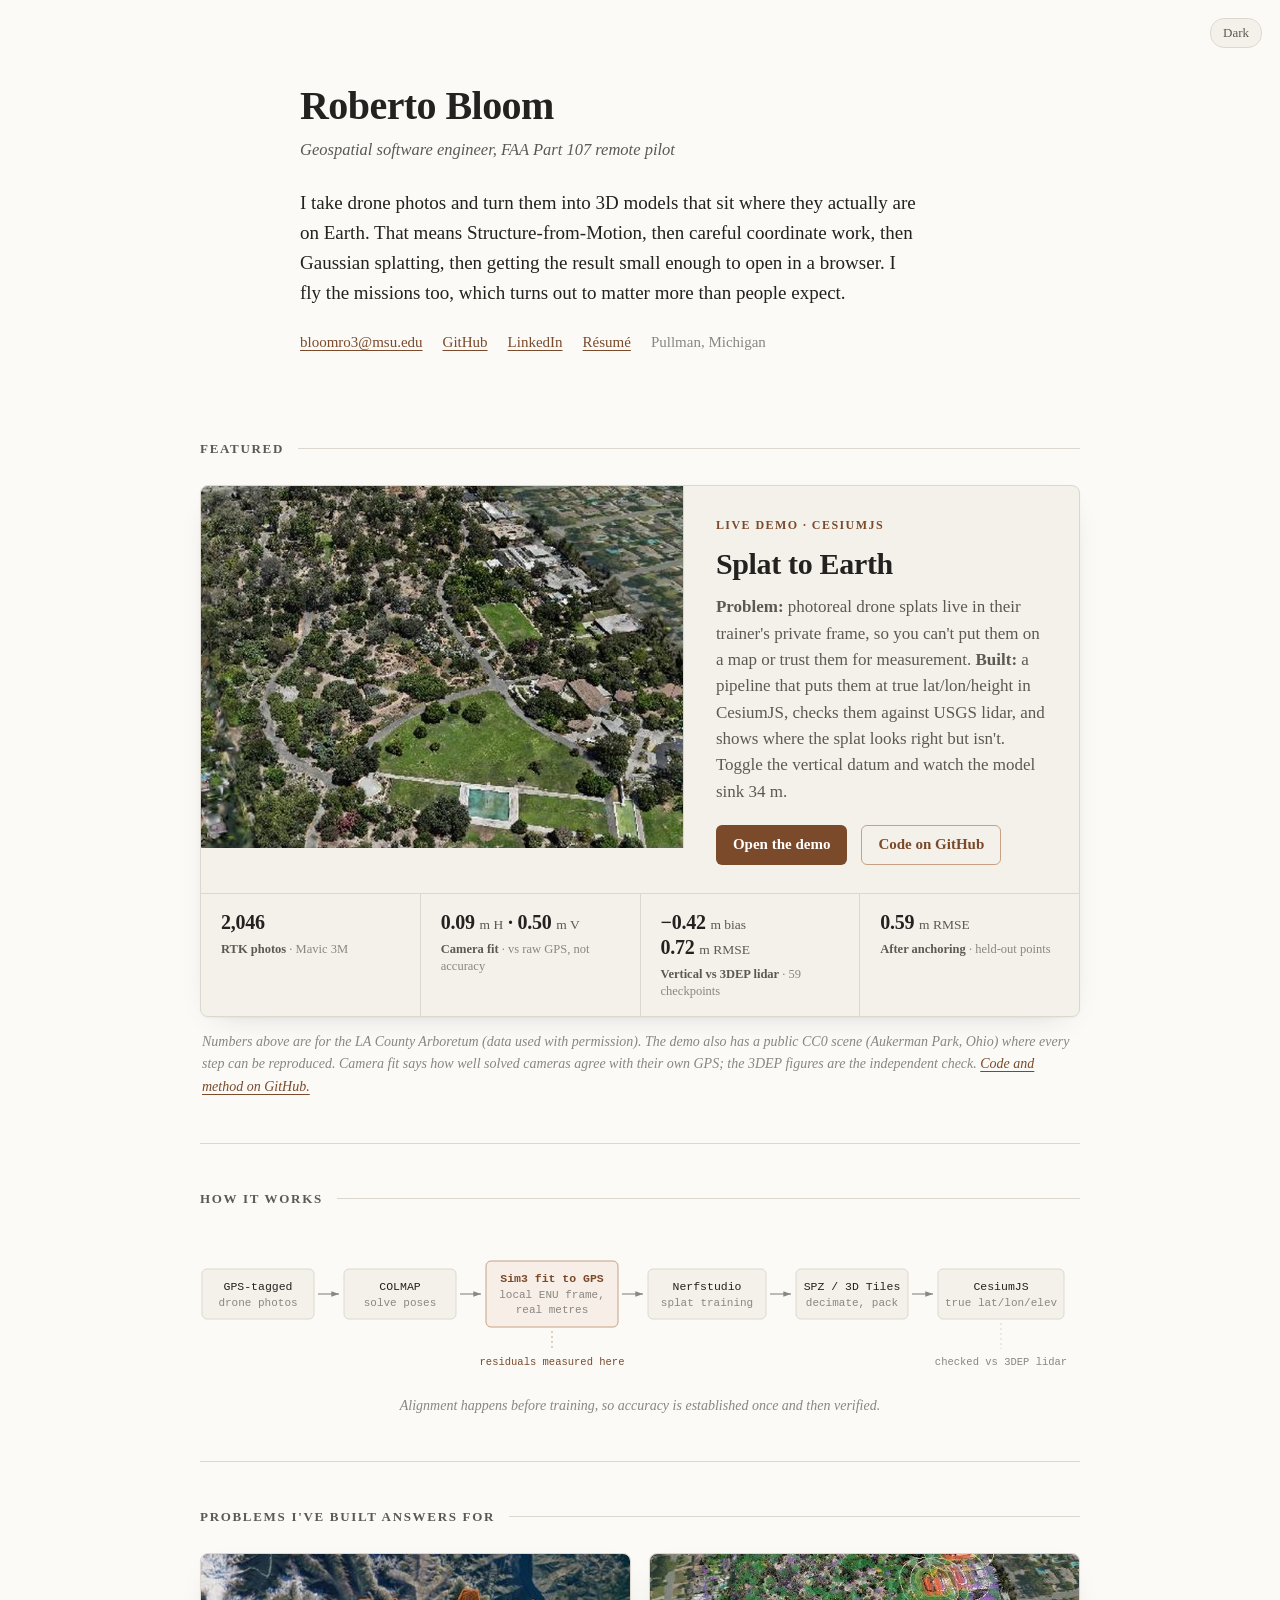
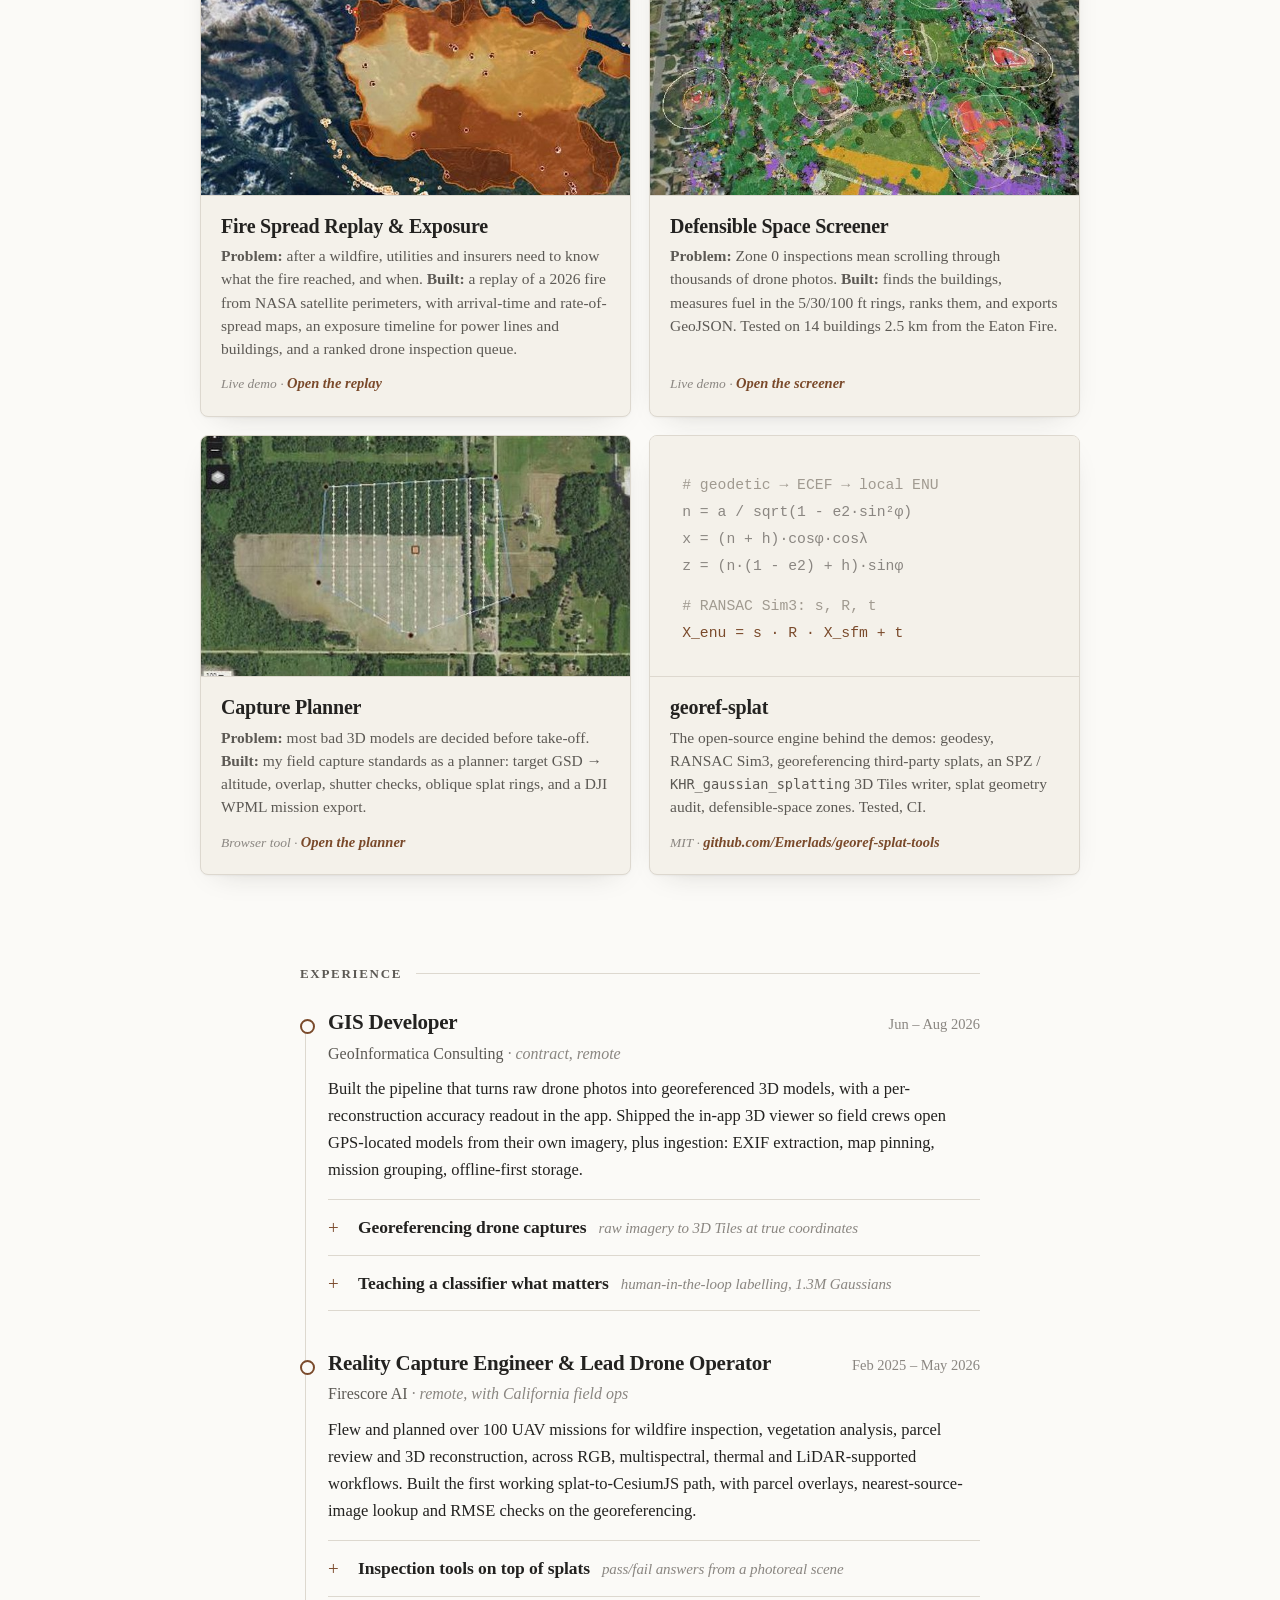
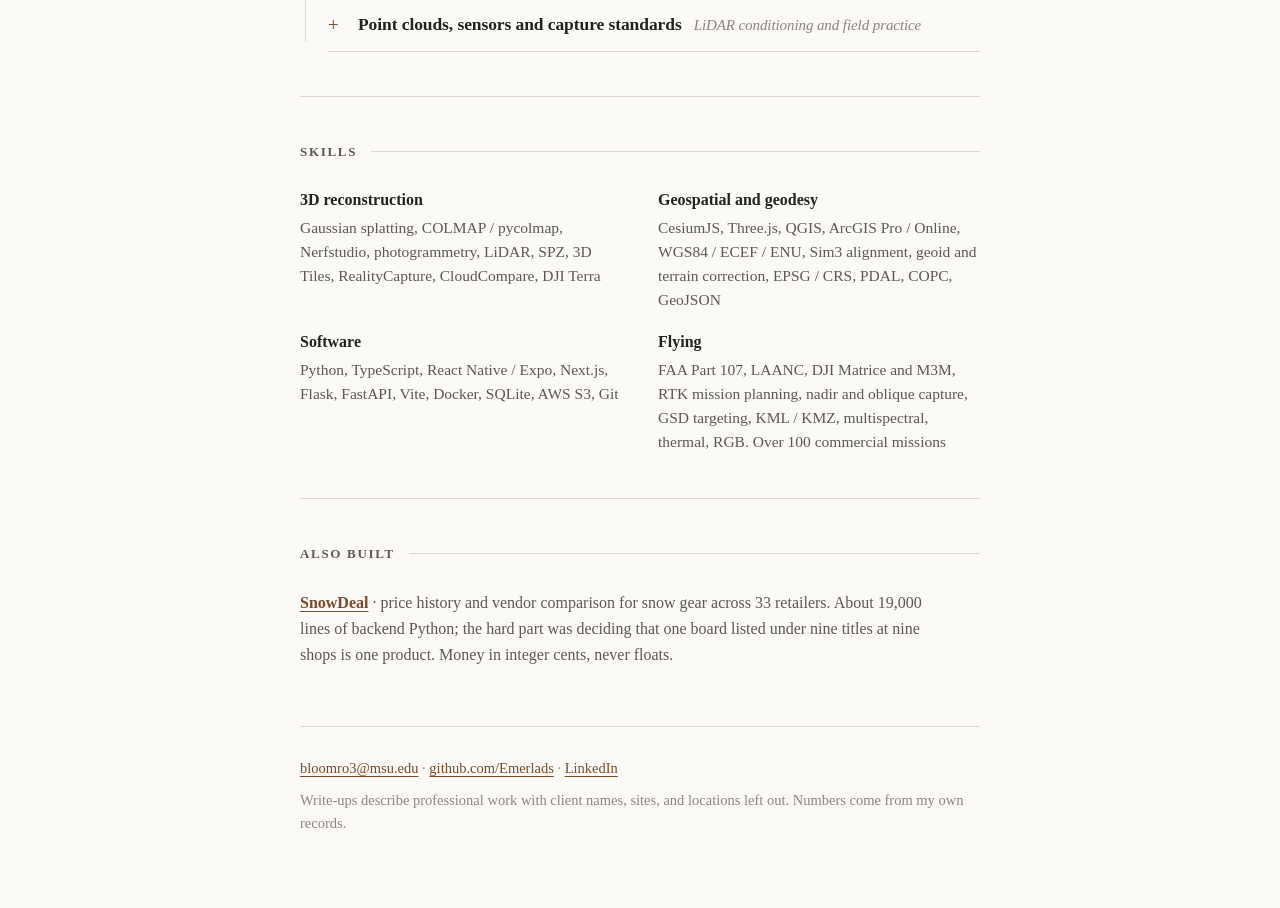
<file: index.html>
<!DOCTYPE html>
<html lang="en">
<head>
<meta charset="utf-8">
<meta name="viewport" content="width=device-width, initial-scale=1">
<title>Roberto Bloom</title>
<meta name="description" content="Geospatial software engineer. Drone imagery to georeferenced 3D. COLMAP, Gaussian splatting, 3D Tiles, CesiumJS. FAA Part 107.">
<style>
:root{
  --paper:#fbfaf7; --ink:#232220; --soft:#5c5954; --faint:#8a8681;
  --rule:#ddd8cf; --rule-hi:#c8a184; --accent:#7a4a2b; --accent-ink:#fff;
  --box:#f4f1ea; --box-hi:#f6eee7; --code:#3a3833; --cmt:#a09a90;
  --diag-fill:#f4f1ea; --diag-line:#ddd8cf; --diag-hi-fill:#f6eee7; --diag-hi-line:#c8a184;
  --shadow:0 1px 2px rgba(35,34,32,.04),0 10px 30px -18px rgba(35,34,32,.25);
  --serif:"Iowan Old Style","Palatino Linotype",Palatino,Georgia,"Times New Roman",serif;
  --mono:"SF Mono",Menlo,Consolas,"DejaVu Sans Mono",monospace;
}
html[data-theme="dark"]{
  --paper:#16161a; --ink:#e6e2da; --soft:#a9a49b; --faint:#847f76;
  --rule:#2f2f35; --rule-hi:#8a5c39; --accent:#d99b6c; --accent-ink:#16161a;
  --box:#1e1e23; --box-hi:#2a2119; --code:#cfcabf; --cmt:#6f6a62;
  --diag-fill:#1e1e23; --diag-line:#33333a; --diag-hi-fill:#2a2119; --diag-hi-line:#8a5c39;
  --shadow:0 1px 2px rgba(0,0,0,.3),0 14px 34px -18px rgba(0,0,0,.7);
}
@media (prefers-color-scheme: dark){
  html:not([data-theme="light"]){
    --paper:#16161a; --ink:#e6e2da; --soft:#a9a49b; --faint:#847f76;
    --rule:#2f2f35; --rule-hi:#8a5c39; --accent:#d99b6c; --accent-ink:#16161a;
    --box:#1e1e23; --box-hi:#2a2119; --code:#cfcabf; --cmt:#6f6a62;
    --diag-fill:#1e1e23; --diag-line:#33333a; --diag-hi-fill:#2a2119; --diag-hi-line:#8a5c39;
    --shadow:0 1px 2px rgba(0,0,0,.3),0 14px 34px -18px rgba(0,0,0,.7);
  }
}
html{color-scheme:light dark;scroll-behavior:smooth}
*{box-sizing:border-box;margin:0;padding:0}
body{background:var(--paper);color:var(--ink);font:17px/1.62 var(--serif);
  -webkit-font-smoothing:antialiased;padding:0 22px;overflow-x:hidden}
img,svg{max-width:100%}
a{color:var(--accent);text-decoration-thickness:1px;text-underline-offset:3px}
a:hover{color:var(--ink)}
:focus-visible{outline:2px solid var(--accent);outline-offset:3px;border-radius:2px}
::selection{background:var(--box-hi);color:var(--ink)}

.w{max-width:680px;margin:0 auto}
.wide{max-width:880px;margin:0 auto}

/* header */
header{padding:84px 0 40px}
h1{font-size:40px;font-weight:600;letter-spacing:-.014em;line-height:1.08;margin-bottom:10px}
.role{font-size:16.5px;color:var(--soft);font-style:italic;margin-bottom:24px}
.intro{font-size:19px;line-height:1.58;margin-bottom:22px;max-width:620px}
.links{font-size:15px;color:var(--faint);display:flex;flex-wrap:wrap;gap:6px 20px;align-items:baseline}
.links a{white-space:nowrap}
.links span{white-space:nowrap}

/* sections */
section{padding:44px 0}
section + section{border-top:1px solid var(--rule)}
h2{font-size:13px;font-weight:600;letter-spacing:.13em;text-transform:uppercase;
  color:var(--soft);margin:0 0 26px;display:flex;align-items:center;gap:14px}
h2::after{content:"";flex:1;height:1px;background:var(--rule)}
h3{font-size:24px;font-weight:600;letter-spacing:-.011em;line-height:1.22;margin-bottom:5px}
.kicker{font-size:15px;color:var(--faint);font-style:italic;margin-bottom:16px}
p{margin-bottom:15px}
code{font-family:var(--mono);font-size:.88em}

/* cards */
.card{display:block;background:var(--box);border:1px solid var(--rule);border-radius:8px;
  color:inherit;text-decoration:none;box-shadow:var(--shadow);
  transition:border-color .18s ease,transform .18s ease,box-shadow .18s ease}
.card:hover{border-color:var(--rule-hi);transform:translateY(-2px);color:inherit}
.card:focus-visible{outline-offset:4px}

.thumb{position:relative;overflow:hidden;background:var(--diag-fill);border-bottom:1px solid var(--rule);display:block}
a.thumb:focus-visible{outline-offset:-3px}
a.plain{color:inherit;text-decoration:none}
a.plain:hover{color:var(--accent)}
.thumb svg{position:absolute;inset:0;width:100%;height:100%}
.thumb img{position:absolute;inset:0;width:100%;height:100%;object-fit:cover;display:block}
.thumb img[hidden]{display:none}

/* featured */
.feat{display:grid;grid-template-columns:minmax(0,11fr) minmax(0,9fr);overflow:hidden}
.feat .thumb{aspect-ratio:4/3;border-bottom:0;border-right:1px solid var(--rule)}
.feat .body{padding:30px 32px 28px;display:flex;flex-direction:column;gap:0}
.tag{font-size:12px;letter-spacing:.12em;text-transform:uppercase;color:var(--accent);font-weight:600;margin-bottom:10px}
.feat h3{font-size:30px;margin-bottom:12px}
.hook{font-size:17px;color:var(--soft);margin-bottom:0;line-height:1.55}
.feat .body .hook{flex:1}
.stats{display:grid;grid-template-columns:repeat(4,minmax(0,1fr));gap:1px;background:var(--rule);
  border-top:1px solid var(--rule);grid-column:1/-1}
.stat{background:var(--box);padding:16px 20px 15px;display:flex;flex-direction:column}
.stat .n{order:-1;font-size:20px;font-weight:600;letter-spacing:-.012em;line-height:1.25;margin-bottom:6px;font-variant-numeric:tabular-nums}
.stat .n small{font-size:13.5px;font-weight:400;color:var(--soft);letter-spacing:0}
.stat .l{font-size:12.5px;line-height:1.4;color:var(--faint)}
.stat .l b{color:var(--soft);font-weight:600}
.feat .cta{margin-top:20px;display:flex;flex-wrap:wrap;gap:10px 14px;align-items:center}
.btn{display:inline-block;background:var(--accent);color:var(--accent-ink);text-decoration:none;
  padding:9px 16px;border-radius:6px;font-size:15px;font-weight:600;line-height:1.3;border:1px solid transparent;
  transition:background-color .15s ease,color .15s ease}
.btn:hover{background:var(--ink);color:var(--paper)}
.btn.ghost{background:transparent;color:var(--accent);border-color:var(--rule-hi)}
.btn.ghost:hover{background:var(--box-hi);color:var(--ink)}
.feat-note{font-size:14px;color:var(--faint);font-style:italic;margin:14px 2px 0}

/* pipeline diagram */
figure{margin:0}
figure svg{display:block;width:100%;height:auto}
.pipe-v{display:none}
figcaption{font-size:14px;color:var(--faint);font-style:italic;margin-top:10px;text-align:center}

/* tools row */
.row{display:grid;grid-template-columns:repeat(2,minmax(0,1fr));gap:18px}
.row .card{overflow:hidden;display:flex;flex-direction:column}
.row .thumb{aspect-ratio:16/9}
.row .body{padding:18px 20px 20px;flex:1;display:flex;flex-direction:column}
.row h3{font-size:20px;margin-bottom:6px}
.row .body p{font-size:15.5px;color:var(--soft);margin-bottom:12px;line-height:1.5;flex:1}
.row .meta{font-size:13.5px;color:var(--faint);font-style:italic}
.card .go{color:var(--accent);font-size:14.5px;font-weight:600}
.card:hover .go{color:var(--ink)}

/* experience timeline */
.tl{list-style:none;position:relative;padding-left:28px}
.tl::before{content:"";position:absolute;left:5px;top:10px;bottom:10px;width:1px;background:var(--rule)}
.job{position:relative;padding-bottom:40px}
.job:last-child{padding-bottom:0}
.job::before{content:"";position:absolute;left:-28px;top:9px;width:11px;height:11px;border-radius:50%;
  background:var(--paper);border:2px solid var(--accent)}
.job .top{display:flex;flex-wrap:wrap;justify-content:space-between;align-items:baseline;gap:4px 16px;margin-bottom:4px}
.job h3{font-size:21px;margin:0}
.job .org{font-size:16px;color:var(--soft);margin-bottom:4px}
.job .org i{color:var(--faint)}
.job time{font-size:14.5px;color:var(--faint);font-variant-numeric:tabular-nums;white-space:nowrap}
.job .sum{font-size:16.5px;margin:10px 0 16px;max-width:640px}

details{border-top:1px solid var(--rule)}
details:last-of-type{border-bottom:1px solid var(--rule)}
summary{cursor:pointer;list-style:none;padding:13px 0;display:flex;flex-wrap:wrap;align-items:baseline;gap:4px 12px;font-size:17.5px;font-weight:600;letter-spacing:-.005em}
summary::-webkit-details-marker{display:none}
summary::before{content:"+";flex:0 0 auto;width:18px;color:var(--accent);font-weight:400;font-size:19px;line-height:1;position:relative;top:1px}
details[open] summary::before{content:"\2013"}
summary:hover{color:var(--accent)}
summary .sub{font-weight:400;color:var(--faint);font-size:15px;font-style:italic}
details .inner{padding:4px 0 22px 30px;max-width:640px}
details .inner p{font-size:16.5px}
details .inner p:last-child{margin-bottom:0}

.aside{background:var(--box);border-left:2px solid var(--rule-hi);border-radius:0 4px 4px 0;padding:14px 18px;margin:18px 0;font-size:15.5px}
.aside p:last-child{margin-bottom:0}
.aside .lbl{font-size:12px;letter-spacing:.09em;text-transform:uppercase;color:var(--faint);margin-bottom:6px;font-weight:600}
.tools{font-size:14.5px;color:var(--faint);font-style:italic;margin-top:14px}

pre{background:var(--box);border-left:2px solid var(--rule);padding:14px 17px;overflow-x:auto;margin:16px 0;border-radius:0 4px 4px 0}
pre code{font:12.5px/1.62 var(--mono);color:var(--code);white-space:pre;display:block}
.cmt{color:var(--cmt)}

/* skills */
.skills{display:grid;grid-template-columns:repeat(2,minmax(0,1fr));gap:18px 36px}
.skills div{font-size:15.5px;color:var(--soft);line-height:1.55}
.skills b{display:block;color:var(--ink);font-weight:600;font-size:16px;margin-bottom:3px}

.also{font-size:16px;color:var(--soft);max-width:640px}
.also b{color:var(--ink);font-weight:600}

/* theme toggle */
#theme{position:fixed;top:18px;right:18px;z-index:5;background:var(--box);color:var(--soft);
  border:1px solid var(--rule);border-radius:14px;padding:5px 12px;cursor:pointer;
  font:13px var(--serif);line-height:1.4}
#theme:hover{color:var(--ink);border-color:var(--rule-hi)}
@media print{#theme{display:none}}

footer{padding:30px 0 64px;font-size:14.5px;color:var(--faint);border-top:1px solid var(--rule)}
footer p{margin-bottom:8px}

@media(prefers-reduced-motion:reduce){
  html{scroll-behavior:auto}
  .card,.btn{transition:none}
  .card:hover{transform:none}
}

@media(max-width:820px){
  .feat{grid-template-columns:1fr}
  .feat .thumb{aspect-ratio:16/9;border-right:0;border-bottom:1px solid var(--rule)}
  .stats{grid-template-columns:repeat(2,minmax(0,1fr))}
}
@media(max-width:620px){
  #theme{top:10px;right:10px}
  body{font-size:16.5px;padding:0 16px}
  header{padding:64px 0 32px}
  h1{font-size:32px}
  .intro{font-size:17.5px}
  section{padding:36px 0}
  .feat .body{padding:22px 20px 22px}
  .feat h3{font-size:26px}
  .stat{padding:13px 14px 12px}
  .stat .n{font-size:19px}
  .row{grid-template-columns:1fr}
  .pipe-h{display:none}
  .pipe-v{display:block;max-width:300px;margin:0 auto}
  .skills{grid-template-columns:1fr}
  .tl{padding-left:22px}
  .job::before{left:-22px}
  details .inner{padding-left:0}
  summary .sub{flex-basis:100%;padding-left:30px}
  .job .top{flex-direction:column;align-items:flex-start;gap:2px}
}
</style>
</head>
<body>

<button id="theme" type="button" aria-label="Toggle dark mode">Dark</button>

<div class="w">
<header>
  <h1>Roberto Bloom</h1>
  <div class="role">Geospatial software engineer, FAA Part 107 remote pilot</div>
  <p class="intro">I take drone photos and turn them into 3D models that sit where they actually are on Earth. That means Structure-from-Motion, then careful coordinate work, then Gaussian splatting, then getting the result small enough to open in a browser. I fly the missions too, which turns out to matter more than people expect.</p>
  <div class="links">
    <a href="mailto:bloomro3@msu.edu">bloomro3@msu.edu</a>
    <a href="https://github.com/Emerlads/georef-splat-tools">GitHub</a>
    <a href="https://linkedin.com/in/roberto-bloom">LinkedIn</a>
    <a href="Roberto_Bloom_Resume.pdf">Résumé</a>
    <span>Pullman, Michigan</span>
  </div>
</header>
</div>

<main>

<div class="wide">
<section id="featured" aria-labelledby="h-featured">
  <h2 id="h-featured">Featured</h2>

  <article class="card feat">
    <a class="thumb" href="splat-to-earth/" aria-label="Open the Splat to Earth live demo">
      <svg viewBox="0 0 440 330" xmlns="http://www.w3.org/2000/svg" aria-hidden="true" preserveAspectRatio="xMidYMid slice">
        <defs>
          <radialGradient id="g1" cx="50%" cy="40%" r="70%">
            <stop offset="0" stop-color="var(--diag-hi-fill)"/><stop offset="1" stop-color="var(--diag-fill)"/>
          </radialGradient>
        </defs>
        <rect width="440" height="330" fill="url(#g1)"/>
        <g fill="none" stroke="var(--diag-line)" stroke-width="1">
          <path d="M-20 250 C 80 230, 140 270, 230 245 S 400 230, 470 250"/>
          <path d="M-20 275 C 90 255, 150 295, 240 268 S 410 258, 470 275"/>
          <path d="M-20 300 C 100 280, 160 318, 250 292 S 420 285, 470 300"/>
          <path d="M-20 225 C 70 205, 130 245, 220 222 S 390 205, 470 225"/>
          <path d="M-20 200 C 60 180, 120 220, 210 198 S 380 180, 470 200"/>
        </g>
        <g fill="none" stroke="var(--diag-hi-line)" stroke-width="1" stroke-dasharray="3 4">
          <ellipse cx="220" cy="140" rx="150" ry="28"/>
          <ellipse cx="220" cy="140" rx="90" ry="17"/>
        </g>
        <g fill="var(--accent)" opacity=".78">
          <circle cx="178" cy="120" r="3"/><circle cx="196" cy="108" r="2.6"/><circle cx="212" cy="114" r="3.2"/>
          <circle cx="231" cy="101" r="2.4"/><circle cx="248" cy="112" r="3"/><circle cx="262" cy="124" r="2.6"/>
          <circle cx="190" cy="132" r="2.4"/><circle cx="222" cy="130" r="3.4"/><circle cx="240" cy="136" r="2.6"/>
          <circle cx="206" cy="146" r="2.2"/><circle cx="256" cy="146" r="2.4"/><circle cx="170" cy="140" r="2"/>
          <circle cx="238" cy="92" r="2"/><circle cx="204" cy="96" r="2.2"/><circle cx="276" cy="138" r="2"/>
        </g>
        <g stroke="var(--faint)" stroke-width="1" fill="none">
          <line x1="220" y1="60" x2="220" y2="178"/>
          <path d="M215 172 L220 180 L225 172"/>
        </g>
        <g font-family="Menlo,Consolas,monospace" font-size="10" fill="var(--faint)">
          <text x="230" y="70">ellipsoid</text>
          <text x="230" y="190">orthometric −34 m</text>
          <text x="22" y="312">USGS 3DEP · 44 checkpoints</text>
        </g>
      </svg>
      <img src="splat-to-earth/preview.jpg" alt="Photoreal Gaussian splat of the LA County Arboretum placed on USGS imagery in CesiumJS" width="440" height="330" onerror="this.hidden=true">
    </a>

    <div class="body">
      <div class="tag">Live demo · CesiumJS</div>
      <h3><a class="plain" href="splat-to-earth/">Splat to Earth</a></h3>
      <p class="hook"><b>Problem:</b> photoreal drone splats live in their trainer's private frame, so you can't put them on a map or trust them for measurement. <b>Built:</b> a pipeline that puts them at true lat/lon/height in CesiumJS, checks them against USGS lidar, and shows where the splat looks right but isn't. Toggle the vertical datum and watch the model sink 34&nbsp;m.</p>
      <div class="cta">
        <a class="btn" href="splat-to-earth/">Open the demo</a>
        <a class="btn ghost" href="https://github.com/Emerlads/georef-splat-tools">Code on GitHub</a>
      </div>
    </div>

    <dl class="stats" aria-label="Key numbers for the LA County Arboretum scene">
      <div class="stat"><dt class="l"><b>RTK photos</b> · Mavic 3M</dt><dd class="n">2,046</dd></div>
      <div class="stat"><dt class="l"><b>Camera fit</b> · vs raw GPS, not accuracy</dt><dd class="n">0.09 <small>m H</small> · 0.50 <small>m V</small></dd></div>
      <div class="stat"><dt class="l"><b>Vertical vs 3DEP lidar</b> · 59 checkpoints</dt><dd class="n">−0.42 <small>m bias</small><br>0.72 <small>m RMSE</small></dd></div>
      <div class="stat"><dt class="l"><b>After anchoring</b> · held-out points</dt><dd class="n">0.59 <small>m RMSE</small></dd></div>
    </dl>
  </article>
  <p class="feat-note">Numbers above are for the LA County Arboretum (data used with permission). The demo also has a public CC0 scene (Aukerman Park, Ohio) where every step can be reproduced. Camera fit says how well solved cameras agree with their own GPS; the 3DEP figures are the independent check. <a href="https://github.com/Emerlads/georef-splat-tools">Code and method on GitHub.</a></p>
</section>

<section id="pipeline" aria-labelledby="h-pipeline">
  <h2 id="h-pipeline">How it works</h2>
  <figure>
    <svg class="pipe-h" viewBox="0 0 880 150" xmlns="http://www.w3.org/2000/svg" font-family="Menlo,Consolas,monospace" role="img" aria-labelledby="pipe-title">
      <title id="pipe-title">Pipeline: GPS-tagged drone photos, COLMAP solves poses, Sim3 fit to GPS in a local ENU frame in real metres, Nerfstudio splat training, SPZ 3D Tiles, CesiumJS at true latitude, longitude and elevation. Residuals are measured at the alignment step.</title>
      <defs><marker id="ar" markerWidth="8" markerHeight="8" refX="7" refY="2.6" orient="auto">
        <path d="M0,0 L7,2.6 L0,5.2 z" fill="var(--faint)"/></marker></defs>
      <g font-size="11">
        <rect x="2" y="34" width="112" height="50" rx="5" fill="var(--diag-fill)" stroke="var(--diag-line)"/>
        <text x="58" y="55" fill="var(--ink)" text-anchor="middle" font-size="11.5">GPS-tagged</text>
        <text x="58" y="71" fill="var(--faint)" text-anchor="middle">drone photos</text>

        <rect x="144" y="34" width="112" height="50" rx="5" fill="var(--diag-fill)" stroke="var(--diag-line)"/>
        <text x="200" y="55" fill="var(--ink)" text-anchor="middle" font-size="11.5">COLMAP</text>
        <text x="200" y="71" fill="var(--faint)" text-anchor="middle">solve poses</text>

        <rect x="286" y="26" width="132" height="66" rx="5" fill="var(--diag-hi-fill)" stroke="var(--diag-hi-line)"/>
        <text x="352" y="47" fill="var(--accent)" text-anchor="middle" font-size="11.5" font-weight="600">Sim3 fit to GPS</text>
        <text x="352" y="63" fill="var(--faint)" text-anchor="middle">local ENU frame,</text>
        <text x="352" y="78" fill="var(--faint)" text-anchor="middle">real metres</text>

        <rect x="448" y="34" width="118" height="50" rx="5" fill="var(--diag-fill)" stroke="var(--diag-line)"/>
        <text x="507" y="55" fill="var(--ink)" text-anchor="middle" font-size="11.5">Nerfstudio</text>
        <text x="507" y="71" fill="var(--faint)" text-anchor="middle">splat training</text>

        <rect x="596" y="34" width="112" height="50" rx="5" fill="var(--diag-fill)" stroke="var(--diag-line)"/>
        <text x="652" y="55" fill="var(--ink)" text-anchor="middle" font-size="11.5">SPZ / 3D Tiles</text>
        <text x="652" y="71" fill="var(--faint)" text-anchor="middle">decimate, pack</text>

        <rect x="738" y="34" width="126" height="50" rx="5" fill="var(--diag-fill)" stroke="var(--diag-line)"/>
        <text x="801" y="55" fill="var(--ink)" text-anchor="middle" font-size="11.5">CesiumJS</text>
        <text x="801" y="71" fill="var(--faint)" text-anchor="middle">true lat/lon/elev</text>

        <line x1="118" y1="59" x2="139" y2="59" stroke="var(--faint)" stroke-width="1.1" marker-end="url(#ar)"/>
        <line x1="260" y1="59" x2="281" y2="59" stroke="var(--faint)" stroke-width="1.1" marker-end="url(#ar)"/>
        <line x1="422" y1="59" x2="443" y2="59" stroke="var(--faint)" stroke-width="1.1" marker-end="url(#ar)"/>
        <line x1="570" y1="59" x2="591" y2="59" stroke="var(--faint)" stroke-width="1.1" marker-end="url(#ar)"/>
        <line x1="712" y1="59" x2="733" y2="59" stroke="var(--faint)" stroke-width="1.1" marker-end="url(#ar)"/>

        <line x1="352" y1="96" x2="352" y2="114" stroke="var(--diag-hi-line)" stroke-width="1" stroke-dasharray="2 3"/>
        <text x="352" y="130" fill="var(--accent)" text-anchor="middle" font-size="10.5">residuals measured here</text>
        <line x1="801" y1="88" x2="801" y2="114" stroke="var(--diag-line)" stroke-width="1" stroke-dasharray="2 3"/>
        <text x="801" y="130" fill="var(--faint)" text-anchor="middle" font-size="10.5">checked vs 3DEP lidar</text>
      </g>
    </svg>

    <svg class="pipe-v" viewBox="0 0 300 470" xmlns="http://www.w3.org/2000/svg" font-family="Menlo,Consolas,monospace" aria-hidden="true">
      <defs><marker id="arv" markerWidth="8" markerHeight="8" refX="2.6" refY="7" orient="auto">
        <path d="M0,0 L5.2,0 L2.6,7 z" fill="var(--faint)"/></marker></defs>
      <g font-size="12">
        <rect x="60" y="2" width="180" height="50" rx="5" fill="var(--diag-fill)" stroke="var(--diag-line)"/>
        <text x="150" y="23" fill="var(--ink)" text-anchor="middle" font-size="12.5">GPS-tagged</text>
        <text x="150" y="40" fill="var(--faint)" text-anchor="middle">drone photos</text>
        <line x1="150" y1="54" x2="150" y2="72" stroke="var(--faint)" stroke-width="1.1" marker-end="url(#arv)"/>

        <rect x="60" y="78" width="180" height="50" rx="5" fill="var(--diag-fill)" stroke="var(--diag-line)"/>
        <text x="150" y="99" fill="var(--ink)" text-anchor="middle" font-size="12.5">COLMAP</text>
        <text x="150" y="116" fill="var(--faint)" text-anchor="middle">solve poses</text>
        <line x1="150" y1="130" x2="150" y2="148" stroke="var(--faint)" stroke-width="1.1" marker-end="url(#arv)"/>

        <rect x="50" y="154" width="200" height="66" rx="5" fill="var(--diag-hi-fill)" stroke="var(--diag-hi-line)"/>
        <text x="150" y="176" fill="var(--accent)" text-anchor="middle" font-size="12.5" font-weight="600">Sim3 fit to GPS</text>
        <text x="150" y="193" fill="var(--faint)" text-anchor="middle">local ENU frame, real metres</text>
        <text x="150" y="209" fill="var(--accent)" text-anchor="middle" font-size="11">residuals measured here</text>
        <line x1="150" y1="222" x2="150" y2="240" stroke="var(--faint)" stroke-width="1.1" marker-end="url(#arv)"/>

        <rect x="60" y="246" width="180" height="50" rx="5" fill="var(--diag-fill)" stroke="var(--diag-line)"/>
        <text x="150" y="267" fill="var(--ink)" text-anchor="middle" font-size="12.5">Nerfstudio</text>
        <text x="150" y="284" fill="var(--faint)" text-anchor="middle">splat training</text>
        <line x1="150" y1="298" x2="150" y2="316" stroke="var(--faint)" stroke-width="1.1" marker-end="url(#arv)"/>

        <rect x="60" y="322" width="180" height="50" rx="5" fill="var(--diag-fill)" stroke="var(--diag-line)"/>
        <text x="150" y="343" fill="var(--ink)" text-anchor="middle" font-size="12.5">SPZ / 3D Tiles</text>
        <text x="150" y="360" fill="var(--faint)" text-anchor="middle">decimate, pack</text>
        <line x1="150" y1="374" x2="150" y2="392" stroke="var(--faint)" stroke-width="1.1" marker-end="url(#arv)"/>

        <rect x="60" y="398" width="180" height="66" rx="5" fill="var(--diag-fill)" stroke="var(--diag-line)"/>
        <text x="150" y="420" fill="var(--ink)" text-anchor="middle" font-size="12.5">CesiumJS</text>
        <text x="150" y="437" fill="var(--faint)" text-anchor="middle">true lat/lon/elev</text>
        <text x="150" y="453" fill="var(--faint)" text-anchor="middle" font-size="11">checked vs 3DEP lidar</text>
      </g>
    </svg>
    <figcaption>Alignment happens before training, so accuracy is established once and then verified.</figcaption>
  </figure>
</section>

<section id="tools" aria-labelledby="h-tools">
  <h2 id="h-tools">Problems I've built answers for</h2>
  <div class="row">
    <a class="card" href="fire-spread/">
      <div class="thumb">
        <svg viewBox="0 0 320 180" xmlns="http://www.w3.org/2000/svg" aria-hidden="true" preserveAspectRatio="xMidYMid slice">
          <rect width="320" height="180" fill="var(--diag-fill)"/>
          <g fill="none" stroke-width="1.3">
            <path d="M150 95 q10 -12 22 -4 q8 10 -4 18 q-14 6 -18 -14z" stroke="var(--accent)"/>
            <path d="M128 92 q16 -34 52 -24 q30 14 18 44 q-20 30 -54 18 q-24 -10 -16 -38z" stroke="var(--diag-hi-line)"/>
            <path d="M100 90 q20 -60 92 -48 q58 18 40 74 q-30 50 -96 32 q-50 -16 -36 -58z" stroke="var(--diag-line)" stroke-dasharray="3 4"/>
          </g>
          <g fill="var(--accent)"><circle cx="214" cy="70" r="2.4"/><circle cx="222" cy="82" r="2.4"/><circle cx="206" cy="128" r="2.4"/><circle cx="118" cy="122" r="2.4"/></g>
          <path d="M40 150 L280 30" stroke="var(--faint)" stroke-width="1.2"/>
          <g font-family="Menlo,Consolas,monospace" font-size="9.5" fill="var(--faint)"><text x="10" y="170">NASA FEDS · 104 snapshots · exposure</text></g>
        </svg>
        <img src="fire-spread/preview.jpg" alt="Screenshot of the Fire Spread Replay: fire perimeters over time and arrival-time colours over imagery" width="320" height="180" loading="lazy" onerror="this.hidden=true">
      </div>
      <div class="body">
        <h3>Fire Spread Replay &amp; Exposure</h3>
        <p><b>Problem:</b> after a wildfire, utilities and insurers need to know what the fire reached, and when. <b>Built:</b> a replay of a 2026 fire from NASA satellite perimeters, with arrival-time and rate-of-spread maps, an exposure timeline for power lines and buildings, and a ranked drone inspection queue.</p>
        <div class="meta">Live demo · <span class="go">Open the replay</span></div>
      </div>
    </a>

    <a class="card" href="defensible-space/">
      <div class="thumb">
        <svg viewBox="0 0 320 180" xmlns="http://www.w3.org/2000/svg" aria-hidden="true" preserveAspectRatio="xMidYMid slice">
          <rect width="320" height="180" fill="var(--diag-fill)"/>
          <g fill="none" stroke-width="1.2">
            <circle cx="160" cy="92" r="72" stroke="var(--diag-line)"/>
            <circle cx="160" cy="92" r="40" stroke="var(--diag-hi-line)" stroke-dasharray="3 4"/>
            <circle cx="160" cy="92" r="22" stroke="var(--accent)"/>
          </g>
          <rect x="146" y="82" width="28" height="20" fill="var(--accent)" opacity=".85"/>
          <g fill="var(--faint)" opacity=".55">
            <circle cx="218" cy="60" r="9"/><circle cx="232" cy="74" r="7"/><circle cx="96" cy="128" r="8"/><circle cx="110" cy="140" r="6"/>
          </g>
          <g font-family="Menlo,Consolas,monospace" font-size="9.5" fill="var(--faint)">
            <text x="10" y="170">Zone 0 · 1 · 2 = 5 / 30 / 100 ft</text>
          </g>
        </svg>
        <img src="defensible-space/preview.jpg" alt="Screenshot of the Defensible Space Screener: zone rings around a park shelter over a classified drone model" width="320" height="180" loading="lazy" onerror="this.hidden=true">
      </div>
      <div class="body">
        <h3>Defensible Space Screener</h3>
        <p><b>Problem:</b> Zone 0 inspections mean scrolling through thousands of drone photos. <b>Built:</b> finds the buildings, measures fuel in the 5/30/100 ft rings, ranks them, and exports GeoJSON. Tested on 14 buildings 2.5 km from the Eaton Fire.</p>
        <div class="meta">Live demo · <span class="go">Open the screener</span></div>
      </div>
    </a>

    <a class="card" href="capture-planner/">
      <div class="thumb">
        <svg viewBox="0 0 320 180" xmlns="http://www.w3.org/2000/svg" aria-hidden="true" preserveAspectRatio="xMidYMid slice">
          <rect width="320" height="180" fill="var(--diag-fill)"/>
          <g fill="none" stroke="var(--diag-line)" stroke-width="1">
            <path d="M0 45 H320 M0 90 H320 M0 135 H320 M80 0 V180 M160 0 V180 M240 0 V180"/>
          </g>
          <g fill="none" stroke="var(--faint)" stroke-width="1.2">
            <path d="M60 40 H260 V60 H60 V80 H260 V100 H60 V120 H260 V140 H60"/>
          </g>
          <g fill="none" stroke="var(--diag-hi-line)" stroke-width="1.2" stroke-dasharray="3 4">
            <ellipse cx="160" cy="90" rx="120" ry="66"/>
            <ellipse cx="160" cy="90" rx="78" ry="42"/>
          </g>
          <g fill="var(--accent)">
            <circle cx="60" cy="40" r="2.6"/><circle cx="260" cy="60" r="2.6"/><circle cx="60" cy="80" r="2.6"/>
            <circle cx="260" cy="100" r="2.6"/><circle cx="60" cy="120" r="2.6"/><circle cx="260" cy="140" r="2.6"/>
            <circle cx="40" cy="90" r="2.6"/><circle cx="280" cy="90" r="2.6"/><circle cx="160" cy="24" r="2.6"/><circle cx="160" cy="156" r="2.6"/>
          </g>
          <g font-family="Menlo,Consolas,monospace" font-size="9.5" fill="var(--faint)">
            <text x="10" y="170">nadir grid + oblique rings · GSD / overlap</text>
          </g>
        </svg>
        <img src="capture-planner/preview.jpg" alt="Screenshot of the Capture Planner showing a nadir flight grid and oblique rings over a map" width="320" height="180" loading="lazy" onerror="this.hidden=true">
      </div>
      <div class="body">
        <h3>Capture Planner</h3>
        <p><b>Problem:</b> most bad 3D models are decided before take-off. <b>Built:</b> my field capture standards as a planner: target GSD → altitude, overlap, shutter checks, oblique splat rings, and a DJI WPML mission export.</p>
        <div class="meta">Browser tool · <span class="go">Open the planner</span></div>
      </div>
    </a>

    <a class="card" href="https://github.com/Emerlads/georef-splat-tools">
      <div class="thumb">
        <svg viewBox="0 0 320 180" xmlns="http://www.w3.org/2000/svg" aria-hidden="true" preserveAspectRatio="xMidYMid slice">
          <rect width="320" height="180" fill="var(--diag-fill)"/>
          <g font-family="Menlo,Consolas,monospace" font-size="11" fill="var(--faint)">
            <text x="24" y="40" fill="var(--cmt)"># geodetic → ECEF → local ENU</text>
            <text x="24" y="60">n = a / sqrt(1 - e2·sin²φ)</text>
            <text x="24" y="80">x = (n + h)·cosφ·cosλ</text>
            <text x="24" y="100">z = (n·(1 - e2) + h)·sinφ</text>
            <text x="24" y="130" fill="var(--cmt)"># RANSAC Sim3: s, R, t</text>
            <text x="24" y="150" fill="var(--accent)">X_enu = s · R · X_sfm + t</text>
          </g>
        </svg>
      </div>
      <div class="body">
        <h3>georef-splat</h3>
        <p>The open-source engine behind the demos: geodesy, RANSAC Sim3, georeferencing third-party splats, an SPZ / <code>KHR_gaussian_splatting</code> 3D Tiles writer, splat geometry audit, defensible-space zones. Tested, CI.</p>
        <div class="meta">MIT · <span class="go">github.com/Emerlads/georef-splat-tools</span></div>
      </div>
    </a>
  </div>
</section>
</div>

<div class="w">
<section id="experience" aria-labelledby="h-experience">
  <h2 id="h-experience">Experience</h2>

  <ol class="tl">
    <li class="job">
      <div class="top">
        <h3>GIS Developer</h3>
        <time datetime="2026-06/2026-08">Jun – Aug 2026</time>
      </div>
      <div class="org">GeoInformatica Consulting <i>· contract, remote</i></div>
      <p class="sum">Built the pipeline that turns raw drone photos into georeferenced 3D models, with a per-reconstruction accuracy readout in the app. Shipped the in-app 3D viewer so field crews open GPS-located models from their own imagery, plus ingestion: EXIF extraction, map pinning, mission grouping, offline-first storage.</p>

      <details>
        <summary>Georeferencing drone captures <span class="sub">raw imagery to 3D Tiles at true coordinates</span></summary>
        <div class="inner">
          <p>Pix4D and similar tools will georeference a capture for you, but the process is closed and the accuracy is whatever they say it is. I rebuilt the whole path with open tooling so each stage can be inspected and the error can be measured.</p>
          <p>Structure-from-Motion hands you camera poses in an arbitrary frame at an arbitrary scale. Nothing downstream knows where on Earth it is or how big it is. So before any training happens, I fit the solved camera centres onto their EXIF GPS positions with a similarity transform and land the whole model in a local ENU frame measured in metres. Train on that, and the output is metric by construction rather than scaled into place afterwards.</p>
          <p>Two numbers, from two different captures. On one site, 119 of the 120 cameras solved and fitted their GPS priors with a 0.107&nbsp;m horizontal residual. On a smaller 18-camera capture, the 3D camera-fit RMSE came in at about 0.24&nbsp;m.</p>
          <div class="aside">
            <div class="lbl">About those numbers</div>
            <p>Both are camera-prior fit residuals. They say how closely the solved cameras agree with the GPS priors they were fitted to, which is not the same thing as accuracy against surveyed checkpoints held back from the fit. My tooling prints that caveat on every report, because the distinction gets lost constantly and only one of the two is an accuracy claim.</p>
          </div>
          <p>The bug I lost the most time to was vertical. Models were sitting tens of metres above the terrain while the horizontal fit looked flawless. GPS altitude is height above the WGS84 ellipsoid, and I was treating it as height above sea level. It fails quietly, which is what made it hard.</p>
          <p>The geodesy is written out rather than handed to a library, partly so I understood it:</p>
<pre><code><span class="cmt"># geodetic to ECEF on the WGS84 ellipsoid</span>
a  = 6378137.0
f  = 1.0 / 298.257223563
e2 = f * (2.0 - f)
n  = a / math.sqrt(1.0 - e2 * sin_lat * sin_lat)

x = (n + h) * cos_lat * math.cos(lon)
y = (n + h) * cos_lat * math.sin(lon)
z = (n * (1.0 - e2) + h) * sin_lat

<span class="cmt"># then ECEF to local ENU via the rotation at the scene origin</span>
R = np.array([
    [-sin_lon,            cos_lon,           0.0],
    [-sin_lat * cos_lon, -sin_lat * sin_lon, cos_lat],
    [ cos_lat * cos_lon,  cos_lat * sin_lon, sin_lat],
])</code></pre>
          <p>Eight command-line tools came out of this, about 1,340 lines, published at <a href="https://github.com/Emerlads/georef-splat-tools">github.com/Emerlads/georef-splat-tools</a> under MIT.</p>
          <p class="tools">COLMAP, pycolmap, Nerfstudio, Sim3 alignment, WGS84 / ECEF / ENU, 3D Tiles, SPZ, CesiumJS, Python, TypeScript</p>
        </div>
      </details>

      <details>
        <summary>Teaching a classifier what matters <span class="sub">human-in-the-loop labelling, 1.3M Gaussians</span></summary>
        <div class="inner">
          <p>Unsupervised clustering will label a whole scene, but it finds the classes the data suggests rather than the ones an inspector cares about. So I built a supervised path where an operator corrects labels during a QA pass and the model learns the categories that actually mean something on site.</p>
          <p>Best evidence it worked: during QA I created a class for dead vegetation that no clustering run had ever produced. It matters, because dead vegetation is a fire risk signal, and it exists only because someone who knew that was looking at the scene. Coverage dropped to 72% against 99% unsupervised, which is the honest trade. Supervision only labels what it has been shown, and a second QA round closes most of the gap.</p>
          <p>Classified features export to 3D Tiles and GeoJSON so they can be checked in ArcGIS rather than trapped in my viewer.</p>
          <p class="tools">Python, FastAPI, supervised classification, 3D Tiles, GeoJSON, ArcGIS Online</p>
        </div>
      </details>
    </li>

    <li class="job">
      <div class="top">
        <h3>Reality Capture Engineer &amp; Lead Drone Operator</h3>
        <time datetime="2025-02/2026-05">Feb 2025 – May 2026</time>
      </div>
      <div class="org">Firescore AI <i>· remote, with California field ops</i></div>
      <p class="sum">Flew and planned over 100 UAV missions for wildfire inspection, vegetation analysis, parcel review and 3D reconstruction, across RGB, multispectral, thermal and LiDAR-supported workflows. Built the first working splat-to-CesiumJS path, with parcel overlays, nearest-source-image lookup and RMSE checks on the georeferencing.</p>

      <details>
        <summary>Inspection tools on top of splats <span class="sub">pass/fail answers from a photoreal scene</span></summary>
        <div class="inner">
          <p>A photoreal capture is nice to look at and answers nothing on its own. What inspection crews need is measurement, so I built a browser viewer that returns specific determinations and attaches them to the geometry.</p>
          <p>For vegetation clearance it segments whatever you click, computes the lowest point of that object above the ground plane, compares against a threshold, and shows pass or fail with the measured height and a visible clearance plane. A separate mode slices the scene at 1.3&nbsp;m for diameter at breast height, clusters the trunk cross-sections it finds, and sorts them into NFFL fire fuel size classes by diameter.</p>
          <p>My first approach was to recolour individual splats through the renderer's RGBA buffer. It rendered nothing. The WASM turned out to be embedded as base64 inside the module rather than shipped alongside it, and a plugin I had added to fix that was quietly breaking the build. I gave up on tinting and generated real mesh geometry at each detected feature instead, which rendered correctly and also made the results clickable. Better outcome than the one I was aiming for.</p>
          <p class="tools">Three.js, Spark.js, Vite, Tailwind, FastAPI, Python, Docker</p>
        </div>
      </details>

      <details>
        <summary>Point clouds, sensors and capture standards <span class="sub">LiDAR conditioning and field practice</span></summary>
        <div class="inner">
          <p>Reconstruction only works if what goes in is conditioned properly. I write PDAL pipelines that convert raw LiDAR into COPC with reprojection into projected coordinate systems, so large clouds stream instead of forcing a full download. On the sensor side I built and validated a Windows SDK capture workflow for a Sony IMX454 multispectral camera, covering integration, capture modes, and reviewing the processed output for vegetation work.</p>
          <p>In the field I wrote the capture standards my team flew to: obstacle clearance, height tiers, overlap, GSD targets, RTK, lighting. Deciding those before anyone leaves the truck is what makes flights comparable, and it is the cheapest way to avoid reflying a site.</p>
          <p class="tools">PDAL, COPC, LAS/LAZ, EPSG reprojection, QGIS, ArcGIS Pro, CloudCompare, DJI Terra, AWS S3, multispectral, thermal, RTK</p>
        </div>
      </details>
    </li>
  </ol>
</section>

<section id="skills" aria-labelledby="h-skills">
  <h2 id="h-skills">Skills</h2>
  <div class="skills">
    <div><b>3D reconstruction</b>Gaussian splatting, COLMAP / pycolmap, Nerfstudio, photogrammetry, LiDAR, SPZ, 3D Tiles, RealityCapture, CloudCompare, DJI Terra</div>
    <div><b>Geospatial and geodesy</b>CesiumJS, Three.js, QGIS, ArcGIS Pro / Online, WGS84 / ECEF / ENU, Sim3 alignment, geoid and terrain correction, EPSG / CRS, PDAL, COPC, GeoJSON</div>
    <div><b>Software</b>Python, TypeScript, React Native / Expo, Next.js, Flask, FastAPI, Vite, Docker, SQLite, AWS S3, Git</div>
    <div><b>Flying</b>FAA Part 107, LAANC, DJI Matrice and M3M, RTK mission planning, nadir and oblique capture, GSD targeting, KML / KMZ, multispectral, thermal, RGB. Over 100 commercial missions</div>
  </div>
</section>

<section id="also" aria-labelledby="h-also">
  <h2 id="h-also">Also built</h2>
  <p class="also"><b><a href="https://snowdeal.io">SnowDeal</a></b> · price history and vendor comparison for snow gear across 33 retailers. About 19,000 lines of backend Python; the hard part was deciding that one board listed under nine titles at nine shops is one product. Money in integer cents, never floats.</p>
</section>
</div>

</main>

<div class="w">
<footer>
  <p><a href="mailto:bloomro3@msu.edu">bloomro3@msu.edu</a> · <a href="https://github.com/Emerlads">github.com/Emerlads</a> · <a href="https://linkedin.com/in/roberto-bloom">LinkedIn</a></p>
  <p>Write-ups describe professional work with client names, sites, and locations left out. Numbers come from my own records.</p>
</footer>
</div>

<script>
(function(){
  var root=document.documentElement, btn=document.getElementById('theme');
  function systemDark(){ return window.matchMedia && window.matchMedia('(prefers-color-scheme: dark)').matches; }
  function isDark(){ var t=root.getAttribute('data-theme'); return t ? t==='dark' : systemDark(); }
  function paint(){ btn.textContent = isDark() ? 'Light' : 'Dark'; }
  var saved=null;
  try { saved=localStorage.getItem('theme'); } catch(e){}
  if(saved==='dark'||saved==='light') root.setAttribute('data-theme',saved);
  paint();
  if(window.matchMedia){
    var mq=window.matchMedia('(prefers-color-scheme: dark)');
    if(mq.addEventListener) mq.addEventListener('change',paint);
    else if(mq.addListener) mq.addListener(paint);
  }
  btn.addEventListener('click',function(){
    var next = isDark() ? 'light' : 'dark';
    root.setAttribute('data-theme',next);
    try { localStorage.setItem('theme',next); } catch(e){}
    paint();
  });
})();
</script>

</body>
</html>
</file>
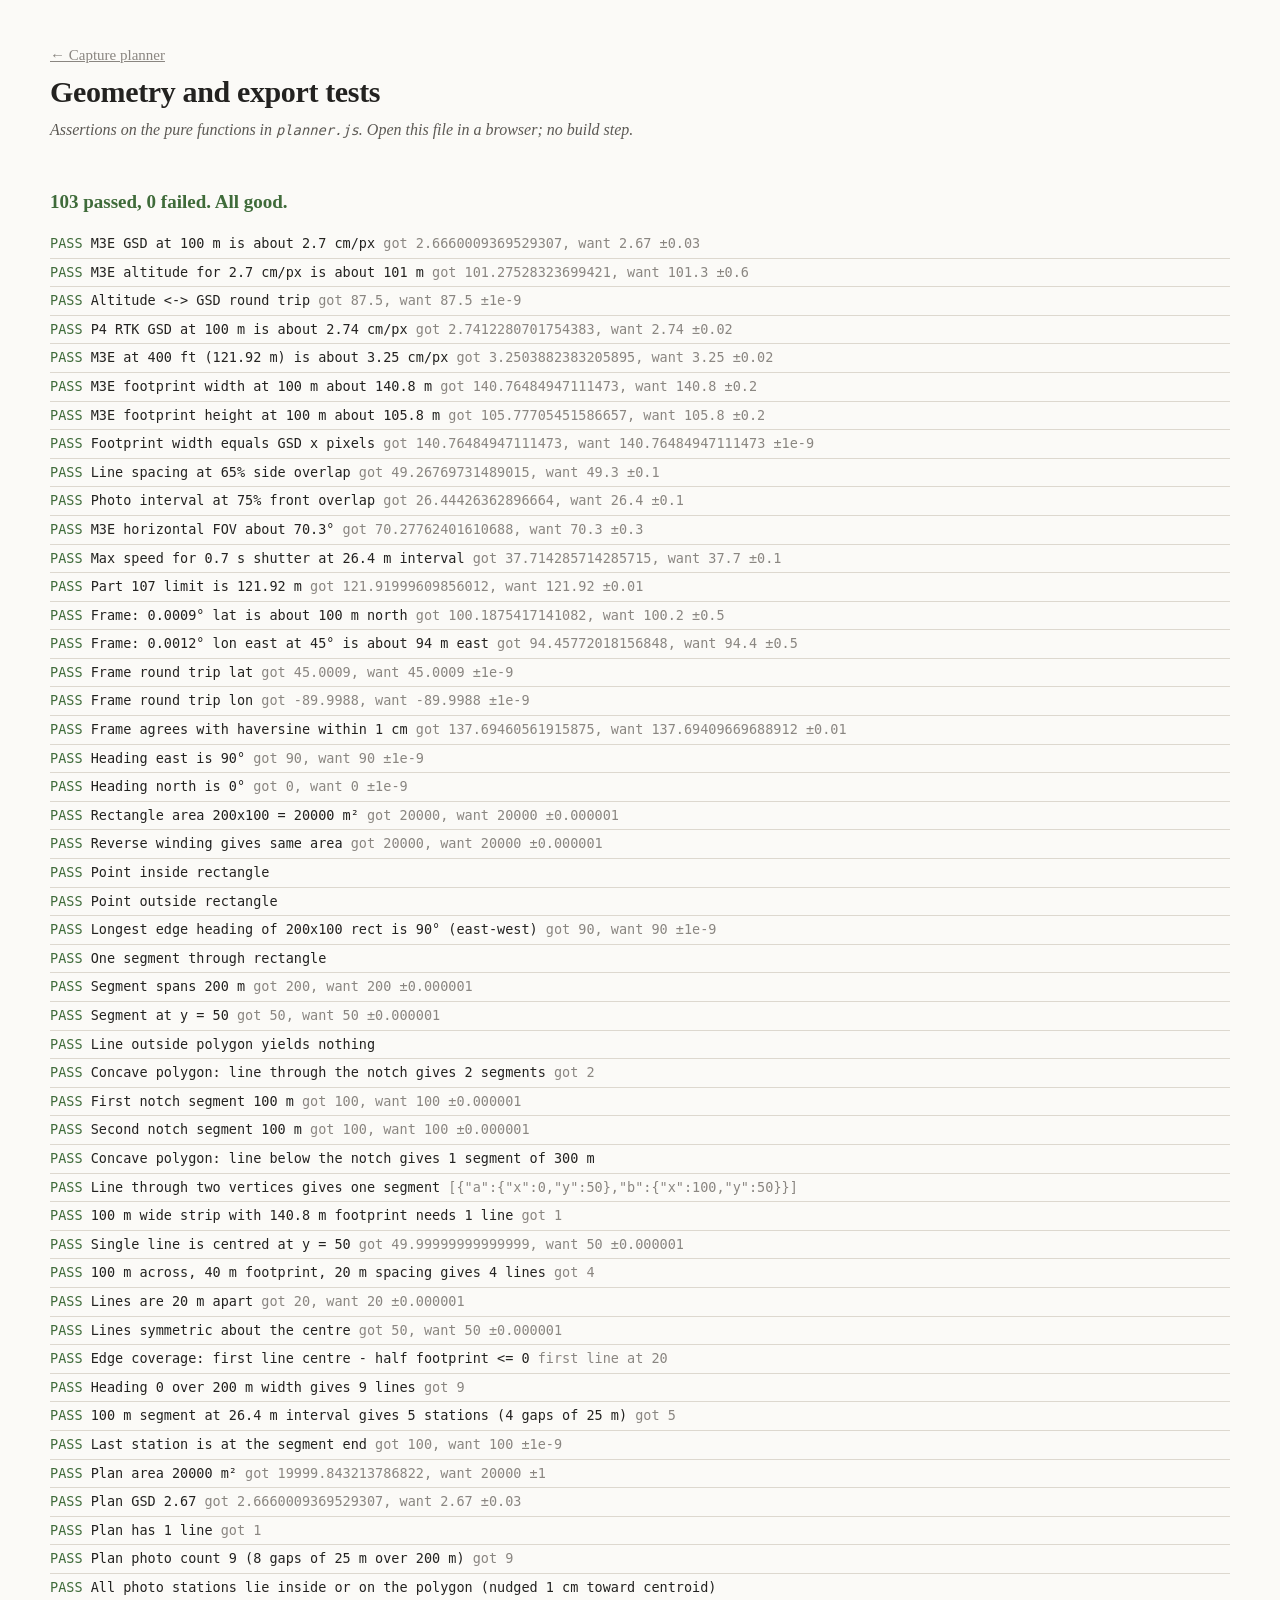
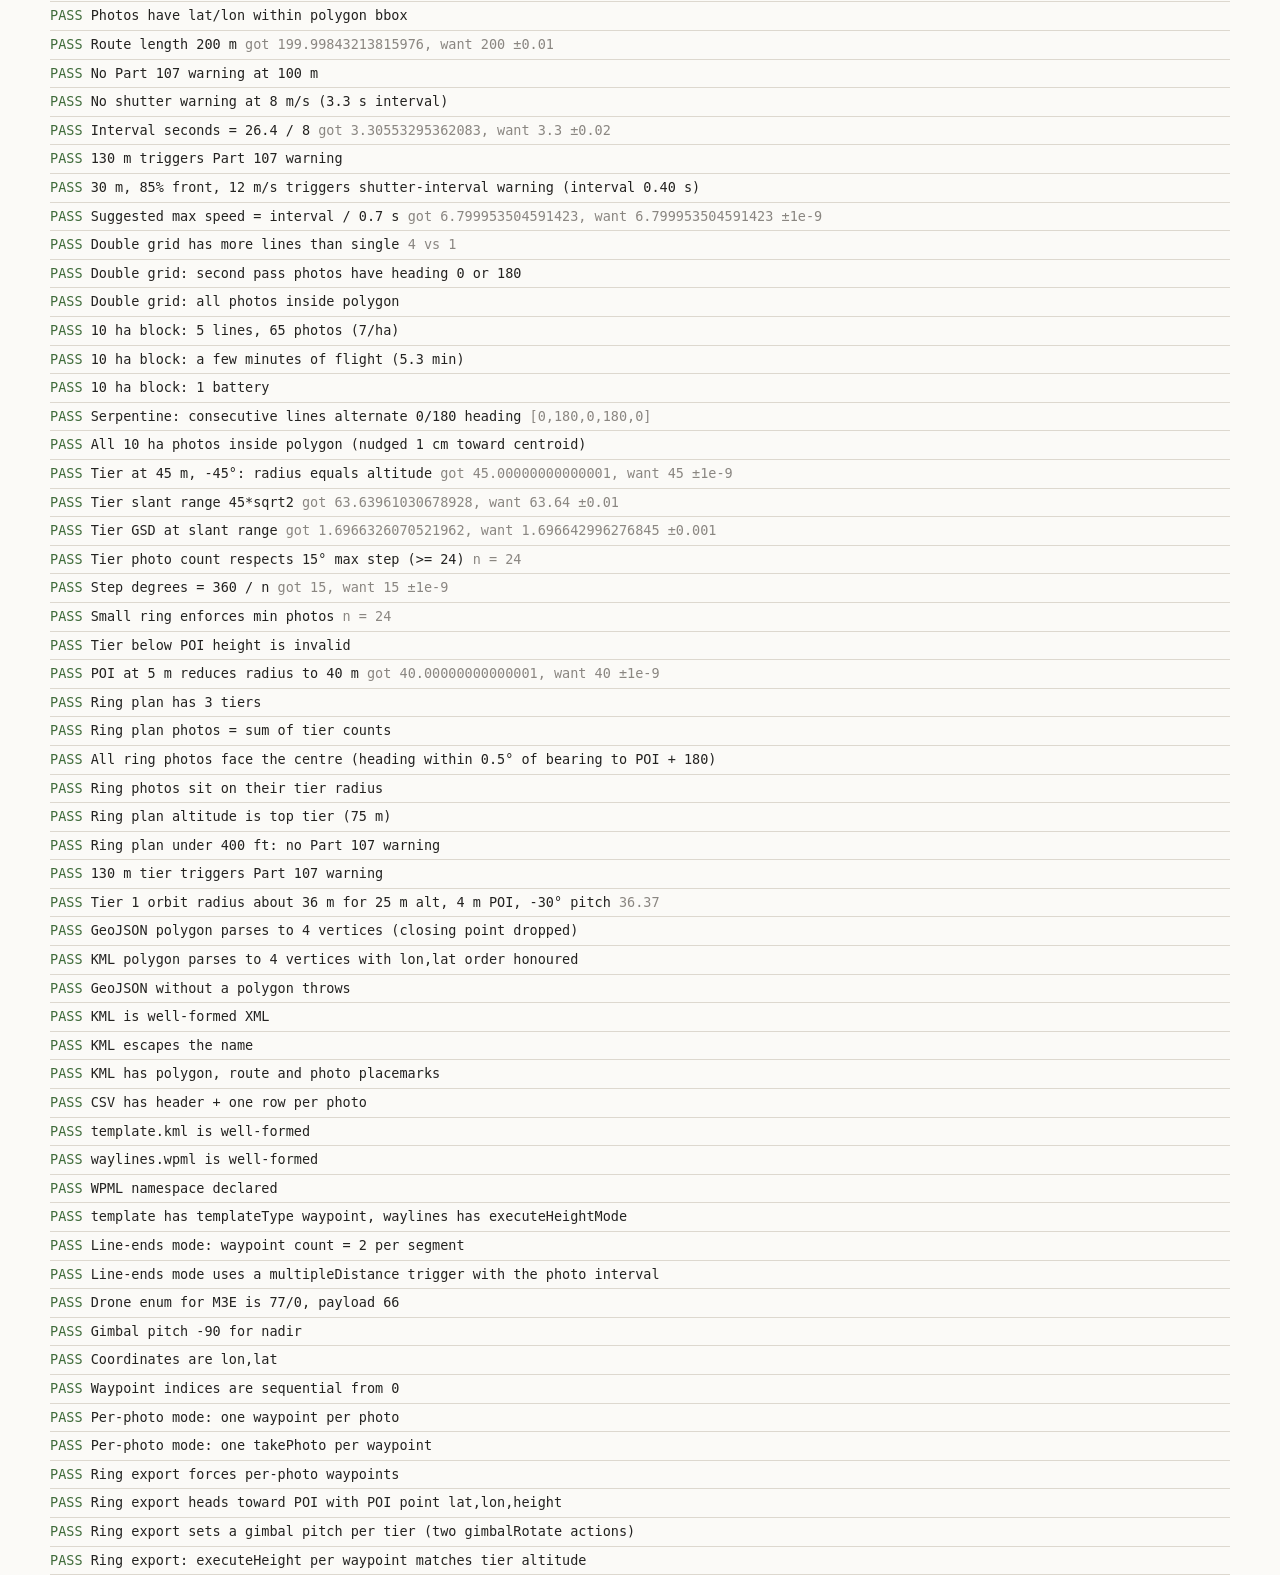
<file: capture-planner/tests.html>
<!DOCTYPE html>
<html lang="en">
<head>
<meta charset="utf-8">
<meta name="viewport" content="width=device-width, initial-scale=1">
<title>Planner Tests</title>
<link rel="stylesheet" href="style.css">
<style>
  .t{font:13.5px/1.6 var(--mono);padding:3px 0;border-bottom:1px solid var(--rule)}
  .t.pass::before{content:"PASS  ";color:var(--ok)}
  .t.fail::before{content:"FAIL  ";color:var(--err);font-weight:600}
  .t .d{color:var(--faint)}
  #summary{font-size:19px;font-weight:600;margin:14px 0}
</style>
</head>
<body>
<div class="wrap">
<header class="top">
  <a class="back" href="index.html">&larr; Capture planner</a>
  <h1>Geometry and export tests</h1>
  <p class="sub">Assertions on the pure functions in <code>planner.js</code>. Open this file in a browser; no build step.</p>
</header>
<div id="summary">Running…</div>
<div id="out"></div>
</div>
<script src="planner.js"></script>
<script>
(function () {
  var P = window.Planner, out = document.getElementById('out'), pass = 0, fail = 0;
  function log(ok, name, detail) {
    var d = document.createElement('div'); d.className = 't ' + (ok ? 'pass' : 'fail');
    d.textContent = name; if (detail) { var s = document.createElement('span'); s.className = 'd'; s.textContent = '  ' + detail; d.appendChild(s); }
    out.appendChild(d); ok ? pass++ : fail++;
  }
  function near(name, got, want, tol) { log(Math.abs(got - want) <= tol, name, 'got ' + got + ', want ' + want + ' ±' + tol); }
  function ok(name, cond, detail) { log(!!cond, name, detail); }
  function wrap(name, fn) { try { fn(); } catch (e) { log(false, name + ' threw', e.message); } }

  var m3e = P.cameraById('m3e'), p4 = P.cameraById('p4rtk');

  /* --- GSD, altitude, footprint --- */
  wrap('gsd', function () {
    near('M3E GSD at 100 m is about 2.7 cm/px', P.gsdFromAltitude(m3e, 100), 2.67, 0.03);
    near('M3E altitude for 2.7 cm/px is about 101 m', P.altitudeFromGsd(m3e, 2.7), 101.3, 0.6);
    near('Altitude <-> GSD round trip', P.altitudeFromGsd(m3e, P.gsdFromAltitude(m3e, 87.5)), 87.5, 1e-9);
    near('P4 RTK GSD at 100 m is about 2.74 cm/px', P.gsdFromAltitude(p4, 100), 2.74, 0.02);
    near('M3E at 400 ft (121.92 m) is about 3.25 cm/px', P.gsdFromAltitude(m3e, P.PART107_LIMIT_M), 3.25, 0.02);
    var fp = P.footprint(m3e, 100);
    near('M3E footprint width at 100 m about 140.8 m', fp.w, 140.8, 0.2);
    near('M3E footprint height at 100 m about 105.8 m', fp.h, 105.8, 0.2);
    near('Footprint width equals GSD x pixels', fp.w, P.gsdFromAltitude(m3e, 100) * m3e.pxW / 100, 1e-9);
    near('Line spacing at 65% side overlap', P.lineSpacing(fp.w, 0.65), 49.3, 0.1);
    near('Photo interval at 75% front overlap', P.photoInterval(fp.h, 0.75), 26.4, 0.1);
    near('M3E horizontal FOV about 70.3°', P.fov(m3e).h, 70.3, 0.3);
    near('Max speed for 0.7 s shutter at 26.4 m interval', P.maxSpeedForShutter(26.4, 0.7), 37.7, 0.1);
    near('Part 107 limit is 121.92 m', P.PART107_LIMIT_M, 121.92, 0.01);
  });

  /* --- Local frame --- */
  wrap('frame', function () {
    var f = P.makeFrame(45, -90);
    var xy = f.toXY(45.0009, -89.9988);
    near('Frame: 0.0009° lat is about 100 m north', xy.y, 100.2, 0.5);
    near('Frame: 0.0012° lon east at 45° is about 94 m east', xy.x, 94.4, 0.5);
    var ll = f.toLL(xy.x, xy.y);
    near('Frame round trip lat', ll.lat, 45.0009, 1e-9);
    near('Frame round trip lon', ll.lon, -89.9988, 1e-9);
    near('Frame agrees with haversine within 1 cm', Math.sqrt(xy.x * xy.x + xy.y * xy.y), P.haversine(45, -90, 45.0009, -89.9988), 0.01);
    near('Heading east is 90°', P.headingDeg({ x: 0, y: 0 }, { x: 10, y: 0 }), 90, 1e-9);
    near('Heading north is 0°', P.headingDeg({ x: 0, y: 0 }, { x: 0, y: 10 }), 0, 1e-9);
  });

  /* --- Polygon helpers --- */
  var rect = [{ x: 0, y: 0 }, { x: 200, y: 0 }, { x: 200, y: 100 }, { x: 0, y: 100 }];
  wrap('polygon', function () {
    near('Rectangle area 200x100 = 20000 m²', P.polygonArea(rect), 20000, 1e-6);
    near('Reverse winding gives same area', P.polygonArea(rect.slice().reverse()), 20000, 1e-6);
    ok('Point inside rectangle', P.pointInPolygon({ x: 50, y: 50 }, rect));
    ok('Point outside rectangle', !P.pointInPolygon({ x: 250, y: 50 }, rect));
    near('Longest edge heading of 200x100 rect is 90° (east-west)', P.longestEdgeHeading(rect), 90, 1e-9);
  });

  /* --- Line clipping --- */
  wrap('clip', function () {
    // Horizontal line (heading 90): d = east, n = south-ish (cos90, -sin90) = (0,-1); s = -y
    var d = { x: 1, y: 0 }, n = { x: 0, y: -1 };
    var segs = P.clipLineToPolygon(rect, n, d, -50);
    ok('One segment through rectangle', segs.length === 1);
    near('Segment spans 200 m', P.dist(segs[0].a, segs[0].b), 200, 1e-6);
    near('Segment at y = 50', segs[0].a.y, 50, 1e-6);
    ok('Line outside polygon yields nothing', P.clipLineToPolygon(rect, n, d, -150).length === 0);
    // U-shaped (concave) polygon: a line through the gap must produce two segments
    var u = [{ x: 0, y: 0 }, { x: 300, y: 0 }, { x: 300, y: 200 }, { x: 200, y: 200 }, { x: 200, y: 80 }, { x: 100, y: 80 }, { x: 100, y: 200 }, { x: 0, y: 200 }];
    var two = P.clipLineToPolygon(u, n, d, -150);
    ok('Concave polygon: line through the notch gives 2 segments', two.length === 2, 'got ' + two.length);
    if (two.length === 2) { near('First notch segment 100 m', P.dist(two[0].a, two[0].b), 100, 1e-6); near('Second notch segment 100 m', P.dist(two[1].a, two[1].b), 100, 1e-6); }
    var one = P.clipLineToPolygon(u, n, d, -40);
    ok('Concave polygon: line below the notch gives 1 segment of 300 m', one.length === 1 && Math.abs(P.dist(one[0].a, one[0].b) - 300) < 1e-6);
    // Vertex hit exactly: diamond, line through its two side vertices
    var diamond = [{ x: 0, y: 50 }, { x: 50, y: 100 }, { x: 100, y: 50 }, { x: 50, y: 0 }];
    var dv = P.clipLineToPolygon(diamond, n, d, -50);
    ok('Line through two vertices gives one segment', dv.length === 1 && Math.abs(P.dist(dv[0].a, dv[0].b) - 100) < 1e-6, JSON.stringify(dv));
  });

  /* --- Grid lines --- */
  wrap('gridLines', function () {
    var lines = P.gridLines(rect, 49.3, 90, 140.8);   // 100 m across track; footprint already covers it
    ok('100 m wide strip with 140.8 m footprint needs 1 line', lines.length === 1, 'got ' + lines.length);
    near('Single line is centred at y = 50', lines[0].segments[0].a.y, 50, 1e-6);
    var lines2 = P.gridLines(rect, 20, 90, 40);       // (100-40)/20 + 1 = 4 lines
    ok('100 m across, 40 m footprint, 20 m spacing gives 4 lines', lines2.length === 4, 'got ' + lines2.length);
    var ys = lines2.map(function (l) { return l.segments[0].a.y; }).sort(function (a, b) { return a - b; });
    near('Lines are 20 m apart', ys[1] - ys[0], 20, 1e-6);
    near('Lines symmetric about the centre', (ys[0] + ys[3]) / 2, 50, 1e-6);
    ok('Edge coverage: first line centre - half footprint <= 0', ys[0] - 20 <= 1e-6, 'first line at ' + ys[0]);
    var lines3 = P.gridLines(rect, 20, 0, 40);        // along north: 200 m across => 9 lines
    ok('Heading 0 over 200 m width gives 9 lines', lines3.length === 9, 'got ' + lines3.length);
    var pts = P.photosAlongSegment({ x: 0, y: 0 }, { x: 100, y: 0 }, 26.4);
    ok('100 m segment at 26.4 m interval gives 5 stations (4 gaps of 25 m)', pts.length === 5, 'got ' + pts.length);
    near('Last station is at the segment end', pts[pts.length - 1].x, 100, 1e-9);
  });

  /* --- Full grid plan --- */
  wrap('planGrid', function () {
    // ~200 x 100 m rectangle at 45°N
    var f = P.makeFrame(45, -90);
    var polyLL = rect.map(function (p) { var ll = f.toLL(p.x, p.y); return { lat: ll.lat, lon: ll.lon }; });
    var plan = P.planGrid(polyLL, m3e, { altitude: 100, frontOverlap: 0.75, sideOverlap: 0.65, heading: 90, speed: 8, doubleGrid: false, turnTime: 6, usableBatteryMin: 22 });
    near('Plan area 20000 m²', plan.areaM2, 20000, 1);
    near('Plan GSD 2.67', plan.gsd, 2.67, 0.03);
    ok('Plan has 1 line', plan.lineCount === 1, 'got ' + plan.lineCount);
    ok('Plan photo count 9 (8 gaps of 25 m over 200 m)', plan.photos.length === 9, 'got ' + plan.photos.length);
    // plan.polyXY is expressed in a frame centred on the polygon's vertex centroid.
    function allInside(pl) {
      var cx = 0, cy = 0; pl.polyXY.forEach(function (q) { cx += q.x / pl.polyXY.length; cy += q.y / pl.polyXY.length; });
      return pl.photos.every(function (p) {
        var dx = cx - p.x, dy = cy - p.y, L = Math.sqrt(dx * dx + dy * dy) || 1;
        return P.pointInPolygon({ x: p.x + dx / L * 0.01, y: p.y + dy / L * 0.01 }, pl.polyXY);
      });
    }
    ok('All photo stations lie inside or on the polygon (nudged 1 cm toward centroid)', allInside(plan));
    ok('Photos have lat/lon within polygon bbox', plan.photos.every(function (p) { return p.lat >= 44.9999 && p.lat <= 45.001 && p.lon >= -90.0001 && p.lon <= -89.997; }));
    near('Route length 200 m', plan.routeLen, 200, 0.01);
    ok('No Part 107 warning at 100 m', !plan.warnings.some(function (w) { return /Part 107/.test(w.text); }));
    ok('No shutter warning at 8 m/s (3.3 s interval)', !plan.warnings.some(function (w) { return /interval/.test(w.text); }));
    near('Interval seconds = 26.4 / 8', plan.intervalS, 3.3, 0.02);

    var tall = P.planGrid(polyLL, m3e, { altitude: 130, frontOverlap: 0.75, sideOverlap: 0.65, heading: 90, speed: 8, doubleGrid: false });
    ok('130 m triggers Part 107 warning', tall.warnings.some(function (w) { return w.level === 'error' && /Part 107/.test(w.text); }));
    var fast = P.planGrid(polyLL, m3e, { altitude: 30, frontOverlap: 0.85, sideOverlap: 0.7, heading: 90, speed: 12, doubleGrid: false });
    ok('30 m, 85% front, 12 m/s triggers shutter-interval warning (interval ' + fast.intervalS.toFixed(2) + ' s)', fast.warnings.some(function (w) { return w.level === 'error' && /shorter than the camera minimum/.test(w.text); }));
    near('Suggested max speed = interval / 0.7 s', fast.maxSpeed, fast.interval / 0.7, 1e-9);

    var dbl = P.planGrid(polyLL, m3e, { altitude: 100, frontOverlap: 0.75, sideOverlap: 0.65, heading: 90, speed: 8, doubleGrid: true });
    ok('Double grid has more lines than single', dbl.lineCount > plan.lineCount, dbl.lineCount + ' vs ' + plan.lineCount);
    ok('Double grid: second pass photos have heading 0 or 180', dbl.photos.filter(function (p) { return p.pass === 2; }).every(function (p) { return Math.abs(p.heading % 180) < 1e-6; }));
    ok('Double grid: all photos inside polygon', allInside(dbl));

    // Larger realistic block: 10 ha square, check photo density is sane (~55-65 photos/ha at this overlap for M3E @100 m)
    var sq = [{ x: 0, y: 0 }, { x: 316, y: 0 }, { x: 316, y: 316 }, { x: 0, y: 316 }].map(function (p) { var ll = f.toLL(p.x, p.y); return { lat: ll.lat, lon: ll.lon }; });
    var big = P.planGrid(sq, m3e, { altitude: 100, frontOverlap: 0.75, sideOverlap: 0.65, heading: 0, speed: 8, doubleGrid: false });
    var perHa = big.photos.length / (big.areaM2 / 1e4);
    ok('10 ha block: ' + big.lineCount + ' lines, ' + big.photos.length + ' photos (' + perHa.toFixed(0) + '/ha)', big.lineCount === 5 && perHa > 5 && perHa < 12);
    ok('10 ha block: a few minutes of flight (' + (big.timeS / 60).toFixed(1) + ' min)', big.timeS > 120 && big.timeS < 600);
    ok('10 ha block: 1 battery', big.batteries === 1);
    var starts = big.waypoints.filter(function (w) { return w.role === 'segStart'; }).map(function (w) { return Math.round(w.heading); });
    ok('Serpentine: consecutive lines alternate 0/180 heading', starts.every(function (h, i) { return i === 0 || Math.abs(h - starts[i - 1]) === 180; }), JSON.stringify(starts));
    ok('All 10 ha photos inside polygon (nudged 1 cm toward centroid)', allInside(big));
  });

  /* --- Ring plan --- */
  wrap('ring', function () {
    var t = P.ringTier(m3e, { alt: 45, pitch: -45 }, 0, 0.8, 12, 15);
    near('Tier at 45 m, -45°: radius equals altitude', t.radius, 45, 1e-9);
    near('Tier slant range 45*sqrt2', t.slant, 63.64, 0.01);
    near('Tier GSD at slant range', t.gsd, P.gsdFromAltitude(m3e, 63.64), 0.001);
    ok('Tier photo count respects 15° max step (>= 24)', t.n >= 24, 'n = ' + t.n);
    near('Step degrees = 360 / n', t.stepDeg, 360 / t.n, 1e-9);
    var low = P.ringTier(m3e, { alt: 10, pitch: -60 }, 0, 0.8, 12, 15);
    ok('Small ring enforces min photos', low.n >= 12, 'n = ' + low.n);
    var bad = P.ringTier(m3e, { alt: 3, pitch: -45 }, 5, 0.8, 12, 15);
    ok('Tier below POI height is invalid', bad.invalid === true);
    // POI height shifts geometry
    var t2 = P.ringTier(m3e, { alt: 45, pitch: -45 }, 5, 0.8, 12, 15);
    near('POI at 5 m reduces radius to 40 m', t2.radius, 40, 1e-9);

    var plan = P.planRing({ lat: 45, lon: -90 }, m3e, { tiers: [{ alt: 25, pitch: -30 }, { alt: 45, pitch: -45 }, { alt: 75, pitch: -62 }], poiHeight: 4, frontOverlap: 0.8, speed: 3, minPhotos: 24, maxStepDeg: 15, dwellTime: 2 });
    ok('Ring plan has 3 tiers', plan.tiers.length === 3);
    ok('Ring plan photos = sum of tier counts', plan.photos.length === plan.tiers.reduce(function (s, x) { return s + x.n; }, 0));
    ok('All ring photos face the centre (heading within 0.5° of bearing to POI + 180)', plan.photos.every(function (p) {
      var bearingFromCentre = P.headingDeg({ x: 0, y: 0 }, { x: p.x, y: p.y });
      var diff = Math.abs(((p.heading - (bearingFromCentre + 180)) % 360 + 540) % 360 - 180);
      return diff < 0.5;
    }));
    ok('Ring photos sit on their tier radius', plan.photos.every(function (p) { var tier = plan.tiers[p.tier - 1]; return Math.abs(Math.sqrt(p.x * p.x + p.y * p.y) - tier.radius) < 1e-6; }));
    ok('Ring plan altitude is top tier (75 m)', plan.altitude === 75);
    ok('Ring plan under 400 ft: no Part 107 warning', !plan.warnings.some(function (w) { return /Part 107/.test(w.text); }));
    var high = P.planRing({ lat: 45, lon: -90 }, m3e, { tiers: [{ alt: 130, pitch: -60 }], poiHeight: 0, frontOverlap: 0.8, speed: 3 });
    ok('130 m tier triggers Part 107 warning', high.warnings.some(function (w) { return /Part 107/.test(w.text); }));
    ok('Tier 1 orbit radius about 36 m for 25 m alt, 4 m POI, -30° pitch', Math.abs(plan.tiers[0].radius - 21 / Math.tan(30 * Math.PI / 180)) < 1e-9, plan.tiers[0].radius.toFixed(2));
  });

  /* --- Import parsing --- */
  wrap('import', function () {
    var gj = JSON.stringify({ type: 'FeatureCollection', features: [{ type: 'Feature', geometry: { type: 'Polygon', coordinates: [[[-90, 45], [-89.999, 45], [-89.999, 45.001], [-90, 45.001], [-90, 45]]] } }] });
    var pts = P.parsePolygonText(gj);
    ok('GeoJSON polygon parses to 4 vertices (closing point dropped)', pts.length === 4 && pts[0].lat === 45 && pts[0].lon === -90);
    var kml = '<?xml version="1.0"?><kml xmlns="http://www.opengis.net/kml/2.2"><Document><Placemark><Polygon><outerBoundaryIs><LinearRing><coordinates>-90,45,0 -89.999,45,0 -89.999,45.001,0 -90,45.001,0 -90,45,0</coordinates></LinearRing></outerBoundaryIs></Polygon></Placemark></Document></kml>';
    var kp = P.parsePolygonText(kml);
    ok('KML polygon parses to 4 vertices with lon,lat order honoured', kp.length === 4 && kp[2].lat === 45.001 && kp[2].lon === -89.999);
    var threw = false; try { P.parsePolygonText('{"type":"Point","coordinates":[0,0]}'); } catch (e) { threw = true; }
    ok('GeoJSON without a polygon throws', threw);
  });

  /* --- Exports --- */
  wrap('exports', function () {
    var f = P.makeFrame(45, -90);
    var polyLL = rect.map(function (p) { var ll = f.toLL(p.x, p.y); return { lat: ll.lat, lon: ll.lon }; });
    var plan = P.planGrid(polyLL, m3e, { altitude: 100, frontOverlap: 0.75, sideOverlap: 0.65, heading: 90, speed: 8, doubleGrid: false });
    var kml = P.buildKML(plan, 'Test <plan>');
    var doc = new DOMParser().parseFromString(kml, 'application/xml');
    ok('KML is well-formed XML', doc.getElementsByTagName('parsererror').length === 0);
    ok('KML escapes the name', kml.indexOf('Test &lt;plan&gt;') > 0);
    ok('KML has polygon, route and photo placemarks', doc.getElementsByTagName('Polygon').length === 1 && doc.getElementsByTagName('LineString').length === 1 && doc.getElementsByTagName('Point').length === plan.photos.length);

    var csv = P.buildCSV(plan).split('\n');
    ok('CSV has header + one row per photo', csv.length === plan.photos.length + 1 && csv[0].indexOf('latitude') > 0);

    var w = P.buildWPML(plan, { author: 'tester', mode: 'lineEnds' });
    var td = new DOMParser().parseFromString(w.template, 'application/xml');
    var wd = new DOMParser().parseFromString(w.waylines, 'application/xml');
    ok('template.kml is well-formed', td.getElementsByTagName('parsererror').length === 0);
    ok('waylines.wpml is well-formed', wd.getElementsByTagName('parsererror').length === 0);
    ok('WPML namespace declared', w.template.indexOf('xmlns:wpml="http://www.dji.com/wpmz/1.0.2"') > 0);
    ok('template has templateType waypoint, waylines has executeHeightMode', w.template.indexOf('<wpml:templateType>waypoint</wpml:templateType>') > 0 && w.waylines.indexOf('<wpml:executeHeightMode>relativeToStartPoint</wpml:executeHeightMode>') > 0);
    ok('Line-ends mode: waypoint count = 2 per segment', w.waypointCount === plan.waypoints.length && w.waypointCount === 2 * plan.segmentCount);
    ok('Line-ends mode uses a multipleDistance trigger with the photo interval', w.waylines.indexOf('<wpml:actionTriggerType>multipleDistance</wpml:actionTriggerType>') > 0 && w.waylines.indexOf('<wpml:actionTriggerParam>' + plan.interval.toFixed(2) + '</wpml:actionTriggerParam>') > 0);
    ok('Drone enum for M3E is 77/0, payload 66', w.template.indexOf('<wpml:droneEnumValue>77</wpml:droneEnumValue>') > 0 && w.template.indexOf('<wpml:payloadEnumValue>66</wpml:payloadEnumValue>') > 0);
    ok('Gimbal pitch -90 for nadir', w.waylines.indexOf('<wpml:gimbalPitchRotateAngle>-90.0</wpml:gimbalPitchRotateAngle>') > 0);
    ok('Coordinates are lon,lat', /<coordinates>-89\.\d+,45\.\d+<\/coordinates>/.test(w.waylines));
    ok('Waypoint indices are sequential from 0', (function () { var m = w.waylines.match(/<wpml:index>(\d+)<\/wpml:index>/g); return m.length === w.waypointCount && m[0] === '<wpml:index>0</wpml:index>' && m[m.length - 1] === '<wpml:index>' + (w.waypointCount - 1) + '</wpml:index>'; })());

    var pp = P.buildWPML(plan, { mode: 'perPhoto' });
    ok('Per-photo mode: one waypoint per photo', pp.waypointCount === plan.photos.length);
    ok('Per-photo mode: one takePhoto per waypoint', (pp.waylines.match(/takePhoto/g) || []).length === plan.photos.length);

    var ring = P.planRing({ lat: 45, lon: -90 }, m3e, { tiers: [{ alt: 25, pitch: -30 }, { alt: 45, pitch: -45 }], poiHeight: 4, frontOverlap: 0.8, speed: 3, minPhotos: 24 });
    var rw = P.buildWPML(ring, {});
    ok('Ring export forces per-photo waypoints', rw.mode === 'perPhoto' && rw.waypointCount === ring.photos.length);
    ok('Ring export heads toward POI with POI point lat,lon,height', rw.waylines.indexOf('<wpml:waypointHeadingMode>towardPOI</wpml:waypointHeadingMode>') > 0 && rw.waylines.indexOf('<wpml:waypointPoiPoint>45.000000,-90.000000,4.000000</wpml:waypointPoiPoint>') > 0);
    ok('Ring export sets a gimbal pitch per tier (two gimbalRotate actions)', (rw.waylines.match(/gimbalRotate</g) || []).length === 2 && rw.waylines.indexOf('<wpml:gimbalPitchRotateAngle>-30.0<') > 0 && rw.waylines.indexOf('<wpml:gimbalPitchRotateAngle>-45.0<') > 0);
    ok('Ring export: executeHeight per waypoint matches tier altitude', rw.waylines.indexOf('<wpml:executeHeight>25.0</wpml:executeHeight>') > 0 && rw.waylines.indexOf('<wpml:executeHeight>45.0</wpml:executeHeight>') > 0);
  });

  document.getElementById('summary').textContent = pass + ' passed, ' + fail + ' failed' + (fail ? '' : '. All good.');
  document.getElementById('summary').style.color = fail ? 'var(--err)' : 'var(--ok)';
  document.title = (fail ? 'FAIL ' : 'PASS ') + 'Planner Tests';
})();
</script>
</body>
</html>
</file>
<file: capture-planner/style.css>
:root{
  --paper:#fbfaf7; --ink:#232220; --soft:#5c5954; --faint:#8a8681;
  --rule:#ddd8cf; --accent:#7a4a2b; --box:#f4f1ea; --code:#3a3833; --cmt:#a09a90;
  --warn:#8a5a12; --warn-bg:#f7efe0; --err:#8c2f22; --err-bg:#f6e6e2; --ok:#3f6b3a;
  --route:#7a4a2b; --photo:#232220; --area:#2b4a7a;
  --serif:"Iowan Old Style","Palatino Linotype",Palatino,Georgia,"Times New Roman",serif;
  --mono:"SF Mono",Menlo,Consolas,"DejaVu Sans Mono",monospace;
}
html[data-theme="dark"]{
  --paper:#16161a; --ink:#e6e2da; --soft:#a9a49b; --faint:#847f76;
  --rule:#2f2f35; --accent:#d99b6c; --box:#1e1e23; --code:#cfcabf; --cmt:#6f6a62;
  --warn:#e0b060; --warn-bg:#2a2419; --err:#e58a7a; --err-bg:#2c1d1a; --ok:#8fbf86;
  --route:#f0c9a6; --photo:#e6e2da; --area:#7fa3d6;
}
@media (prefers-color-scheme: dark){
  html:not([data-theme="light"]){
    --paper:#16161a; --ink:#e6e2da; --soft:#a9a49b; --faint:#847f76;
    --rule:#2f2f35; --accent:#d99b6c; --box:#1e1e23; --code:#cfcabf; --cmt:#6f6a62;
    --warn:#e0b060; --warn-bg:#2a2419; --err:#e58a7a; --err-bg:#2c1d1a; --ok:#8fbf86;
    --route:#f0c9a6; --photo:#e6e2da; --area:#7fa3d6;
  }
}
html{color-scheme:light dark}
*{box-sizing:border-box;margin:0;padding:0}
body{background:var(--paper);color:var(--ink);font:16px/1.55 var(--serif);
  -webkit-font-smoothing:antialiased;padding:0 16px;overflow-x:hidden}
a{color:var(--accent)}
a:hover{color:var(--ink)}
.wrap{max-width:1180px;margin:0 auto}

header.top{padding:44px 0 18px;display:flex;flex-wrap:wrap;align-items:baseline;gap:8px 22px}
.back{font-size:15px;color:var(--faint);white-space:nowrap}
header.top h1{font-size:30px;font-weight:600;letter-spacing:-.012em;line-height:1.15;width:100%}
.sub{font-size:16px;color:var(--soft);font-style:italic;max-width:760px}

h2{font-size:13px;font-weight:600;letter-spacing:.11em;text-transform:uppercase;color:var(--faint);margin:0 0 12px}
h3{font-size:19px;font-weight:600;letter-spacing:-.01em;line-height:1.25;margin-bottom:6px}
p{margin-bottom:12px}
hr{border:0;border-top:1px solid var(--rule);margin:26px 0}
code{font-family:var(--mono);font-size:.86em}

#theme{position:fixed;top:14px;right:14px;z-index:1200;background:var(--box);color:var(--faint);
  border:1px solid var(--rule);border-radius:14px;padding:5px 12px;cursor:pointer;font:13px var(--serif);line-height:1.4}
#theme:hover{color:var(--ink)}

/* Layout */
.grid{display:grid;grid-template-columns:330px minmax(0,1fr);gap:22px;align-items:start}
.controls{display:flex;flex-direction:column;gap:14px}
.panel{background:var(--box);border-radius:3px;padding:14px 16px}
.panel h2{margin-bottom:10px}

/* Form controls */
label{display:block;font-size:13.5px;color:var(--soft);margin-bottom:3px}
.row{display:grid;grid-template-columns:1fr 1fr;gap:10px;margin-bottom:10px}
.row.one{grid-template-columns:1fr}
.row.three{grid-template-columns:1fr 1fr 1fr}
.field{min-width:0}
input[type=number],input[type=text],select{
  width:100%;font:15px var(--serif);color:var(--ink);background:var(--paper);
  border:1px solid var(--rule);border-radius:3px;padding:6px 8px;min-width:0}
input[type=number]:focus,input[type=text]:focus,select:focus{outline:2px solid var(--accent);outline-offset:-1px}
input[disabled]{color:var(--faint)}
.unit{font-size:12.5px;color:var(--faint);margin-left:3px}
.radios{display:flex;gap:14px;font-size:14.5px;margin-bottom:8px;flex-wrap:wrap}
.radios label{display:inline-flex;align-items:center;gap:5px;color:var(--ink);margin:0}
.hint{font-size:13px;color:var(--faint);font-style:italic;margin:2px 0 8px;line-height:1.45}
.hint.verify{color:var(--warn)}
button,.btn{font:14px var(--serif);color:var(--ink);background:var(--paper);border:1px solid var(--rule);
  border-radius:3px;padding:6px 11px;cursor:pointer;line-height:1.3}
button:hover,.btn:hover{border-color:var(--accent);color:var(--accent)}
button.primary{background:var(--accent);color:var(--paper);border-color:var(--accent)}
button.primary:hover{color:var(--paper);opacity:.9}
button.on{border-color:var(--accent);color:var(--accent);box-shadow:inset 0 0 0 1px var(--accent)}
button[disabled]{opacity:.45;cursor:default}
.btns{display:flex;flex-wrap:wrap;gap:7px}
details summary{cursor:pointer;font-size:13.5px;color:var(--soft);margin:6px 0 8px}
details[open] summary{margin-bottom:10px}

/* Tiers table */
table.tiers{width:100%;border-collapse:collapse;font-size:14px;margin-bottom:8px}
table.tiers th{font-weight:600;font-size:12.5px;color:var(--faint);text-align:left;padding:2px 4px;letter-spacing:.04em}
table.tiers td{padding:2px 4px}
table.tiers input{padding:4px 6px;font-size:14px}
table.tiers .x{width:28px;padding:3px 6px;font-size:13px;color:var(--faint)}

/* Map */
.mapcol{display:flex;flex-direction:column;gap:14px;min-width:0}
#map{height:520px;border-radius:3px;border:1px solid var(--rule);background:var(--box);z-index:0}
.maptools{display:flex;flex-wrap:wrap;gap:7px;align-items:center}
.maptools .status{font-size:13.5px;color:var(--faint);font-style:italic;margin-left:auto}
.leaflet-container{font:13px var(--serif)}
.leaflet-container a{color:var(--accent)}
html[data-theme="dark"] .leaflet-control-layers,
html[data-theme="dark"] .leaflet-bar a,
html[data-theme="dark"] .leaflet-control-attribution{background:#1e1e23;color:#e6e2da}
@media (prefers-color-scheme: dark){
  html:not([data-theme="light"]) .leaflet-control-layers,
  html:not([data-theme="light"]) .leaflet-bar a,
  html:not([data-theme="light"]) .leaflet-control-attribution{background:#1e1e23;color:#e6e2da}
}
.vtx{background:var(--paper);border:2px solid var(--accent);border-radius:50%;width:12px;height:12px;cursor:grab}
.poi{background:var(--accent);border:2px solid var(--paper);border-radius:2px;width:14px;height:14px;transform:rotate(45deg);cursor:grab}
.maphelp{font-size:13.5px;color:var(--faint);font-style:italic}

/* Outputs */
.stats{display:grid;grid-template-columns:repeat(auto-fill,minmax(150px,1fr));gap:10px 16px}
.stat{padding:8px 0;border-top:1px solid var(--rule)}
.stat .k{font-size:12.5px;letter-spacing:.07em;text-transform:uppercase;color:var(--faint);margin-bottom:2px}
.stat .v{font-size:21px;font-weight:600;letter-spacing:-.01em;line-height:1.2;font-variant-numeric:tabular-nums}
.stat .s{font-size:13px;color:var(--soft)}
.warnings{display:flex;flex-direction:column;gap:7px;margin-top:10px}
.warnings:empty{display:none}
.warn{font-size:14px;line-height:1.45;padding:8px 11px;border-radius:3px;border-left:3px solid}
.warn.error{background:var(--err-bg);color:var(--err);border-color:var(--err)}
.warn.warn{background:var(--warn-bg);color:var(--warn);border-color:var(--warn)}
.ok{font-size:14px;color:var(--ok);margin-top:10px}
table.tierout{width:100%;border-collapse:collapse;font-size:14px;margin-top:8px;font-variant-numeric:tabular-nums}
table.tierout th{font-weight:600;font-size:12.5px;color:var(--faint);text-align:right;padding:4px 6px;border-bottom:1px solid var(--rule)}
table.tierout td{text-align:right;padding:4px 6px;border-bottom:1px solid var(--rule)}
table.tierout th:first-child,table.tierout td:first-child{text-align:left}

/* Export */
.export .btns{margin-bottom:10px}
.export .note{font-size:13.5px;color:var(--soft);line-height:1.5}
.export .note b{color:var(--err);font-weight:600}

/* Notes */
.notes{display:grid;grid-template-columns:repeat(auto-fit,minmax(280px,1fr));gap:22px 34px;margin-top:6px}
.notes h3{font-size:17px}
.notes p{font-size:15px;color:var(--ink)}
.notes .lbl{font-size:12.5px;letter-spacing:.09em;text-transform:uppercase;color:var(--faint);margin-bottom:6px;font-weight:600}
.notes table{width:100%;border-collapse:collapse;font-size:14px;margin:4px 0 12px;font-variant-numeric:tabular-nums}
.notes td,.notes th{padding:4px 6px;border-bottom:1px solid var(--rule);text-align:left;vertical-align:top}
.notes th{font-weight:600;color:var(--faint);font-size:12.5px;letter-spacing:.04em}
figure.diagram{margin:10px 0 14px}
figure.diagram svg{display:block;width:100%;height:auto;max-width:560px}
figcaption{font-size:13.5px;color:var(--faint);font-style:italic;margin-top:6px}

footer{padding:26px 0 56px;font-size:14px;color:var(--faint)}
footer p{margin-bottom:6px}

@media(max-width:900px){
  .grid{grid-template-columns:1fr}
  #map{height:420px}
}
@media(max-width:620px){
  header.top{padding:34px 0 14px}
  header.top h1{font-size:26px}
  #theme{top:10px;right:10px}
  #map{height:360px}
  .row.three{grid-template-columns:1fr 1fr}
}
</file>
